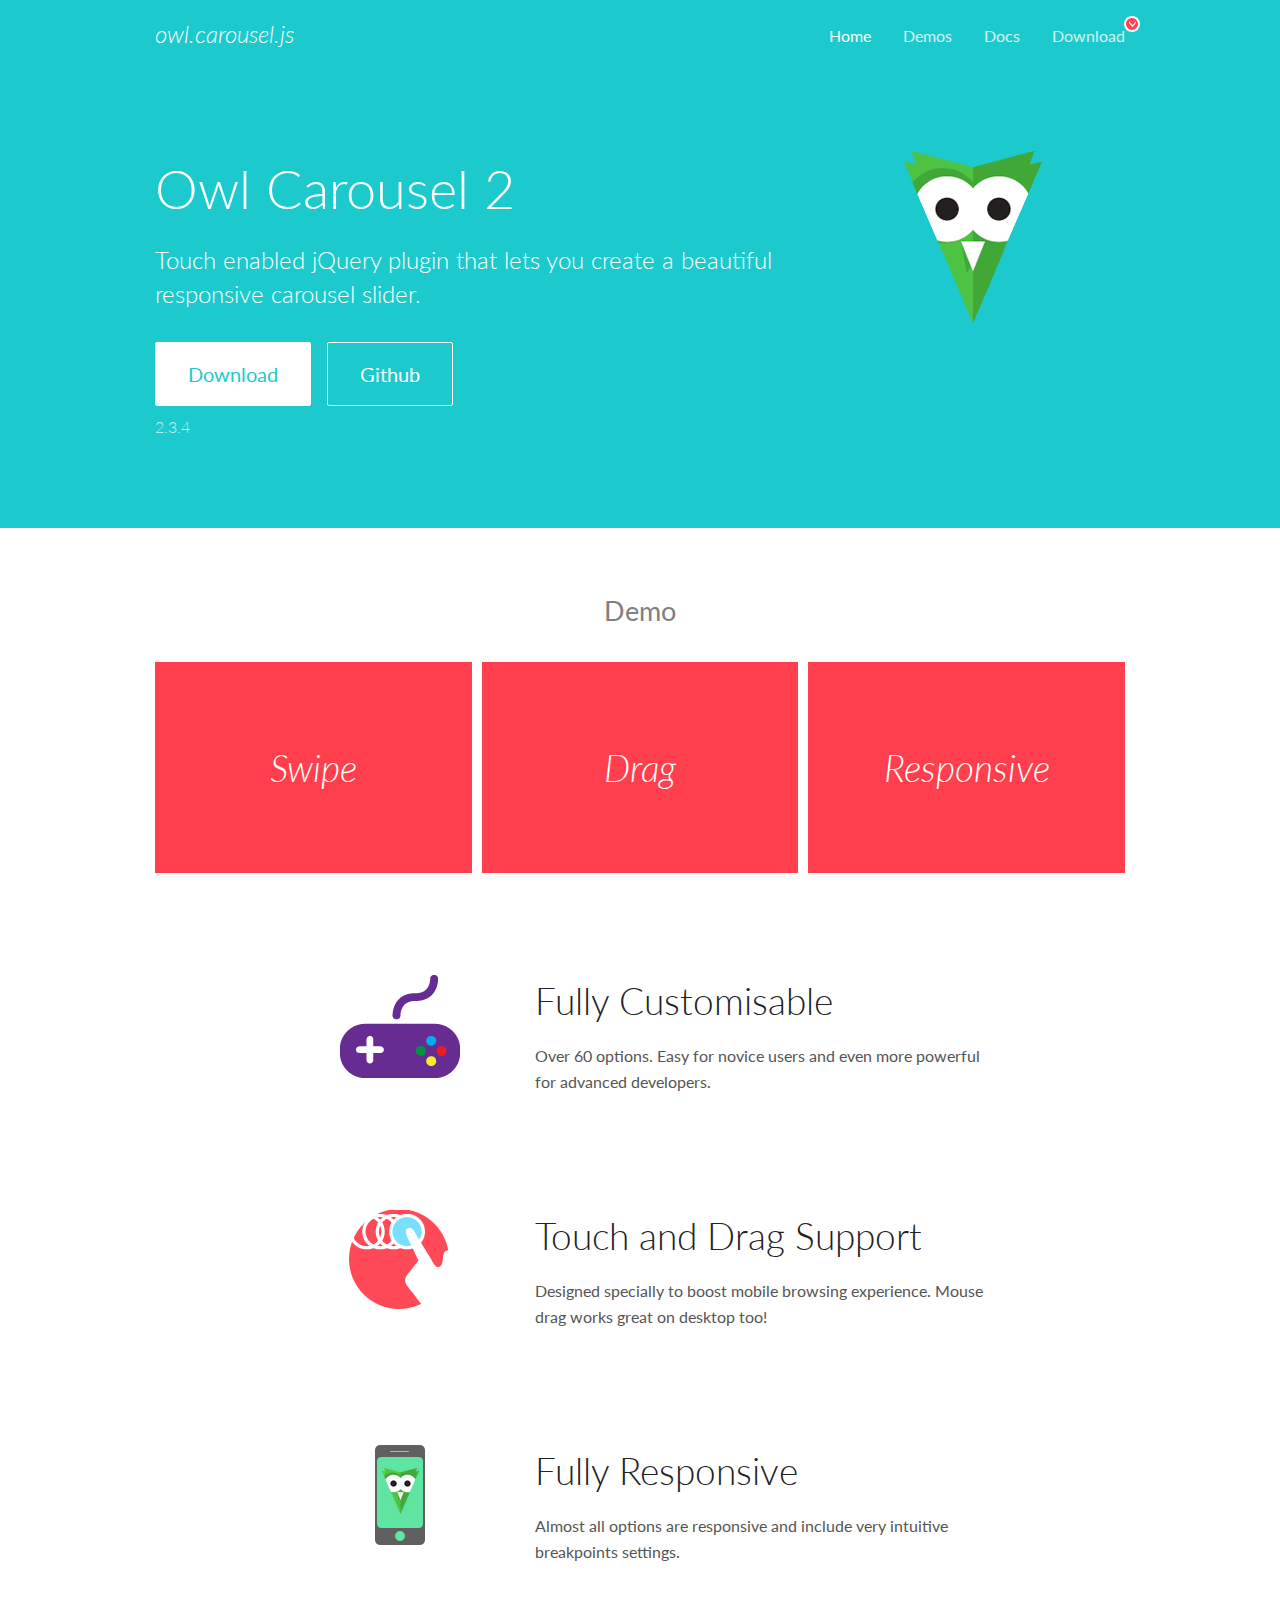
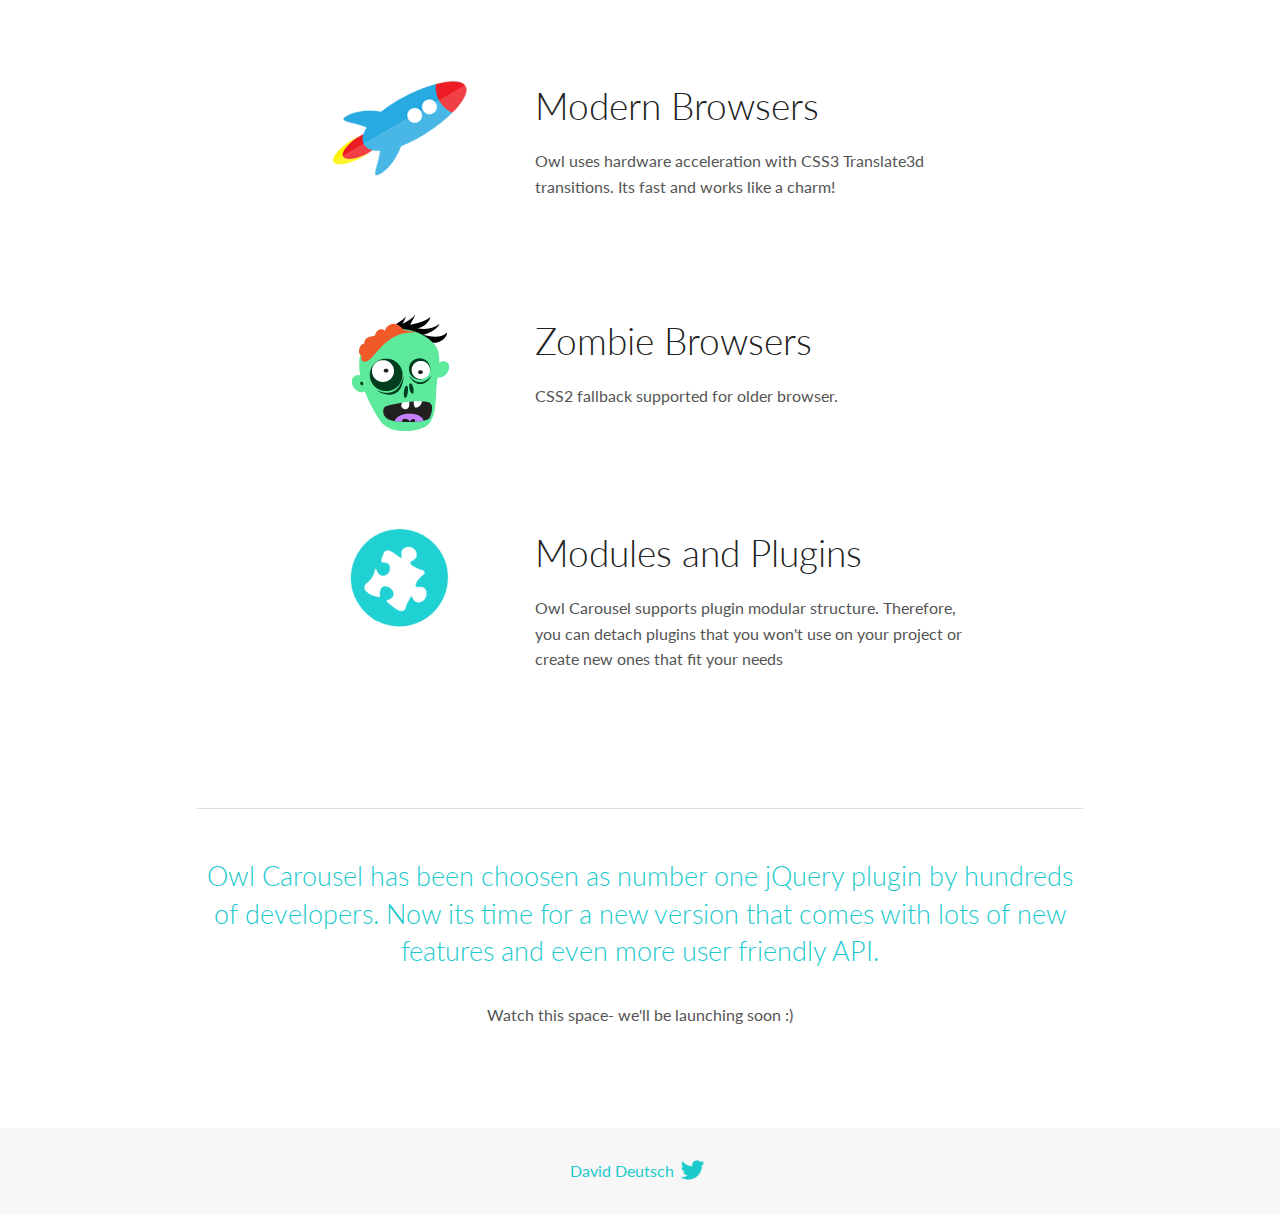
<file: assets/OwlCarousel2-2.3.4/docs/index.html>
<!DOCTYPE html>
<html lang="en">
  <head>

    <!-- head -->
    <meta charset="utf-8">
    <meta name="msapplication-tap-highlight" content="no" />
    <meta name="viewport" content="width=device-width, initial-scale=1.0" />
    <meta name="description" content="Touch enabled jQuery plugin that lets you create beautiful responsive carousel slider.">
    <meta name="author" content="David Deutsch">
    <title>
      Home | Owl Carousel | 2.3.4
    </title>

    <!-- Stylesheets -->
    <link href='https://fonts.googleapis.com/css?family=Lato:300,400,700,400italic,300italic' rel='stylesheet' type='text/css'>
    <link rel="stylesheet" href="assets/css/docs.theme.min.css">

    <!-- Owl Stylesheets -->
    <link rel="stylesheet" href="assets/owlcarousel/assets/owl.carousel.min.css">
    <link rel="stylesheet" href="assets/owlcarousel/assets/owl.theme.default.min.css">

    <!-- HTML5 shim and Respond.js IE8 support of HTML5 elements and media queries -->

    <!--[if lt IE 9]>
      <script src="https://oss.maxcdn.com/libs/html5shiv/3.7.0/html5shiv.js"></script>
      <script src="https://oss.maxcdn.com/libs/respond.js/1.3.0/respond.min.js"></script>
    <![endif]-->

    <!-- Favicons -->
    <link rel="apple-touch-icon-precomposed" sizes="144x144" href="assets/ico/apple-touch-icon-144-precomposed.png">
    <link rel="shortcut icon" href="assets/ico/favicon.png">
    <link rel="shortcut icon" href="favicon.ico">

    <!-- Yeah i know js should not be in header. Its required for demos.-->

    <!-- javascript -->
    <script src="assets/vendors/jquery.min.js"></script>
    <script src="assets/owlcarousel/owl.carousel.js"></script>
  </head>
  <body>

    <!-- header -->
    <header class="header">
      <div class="row">
        <div class="large-12 columns">
          <div class="brand left">
            <h3>
              <a href="/OwlCarousel2/">owl.carousel.js</a> 
            </h3>
          </div>
          <a id="toggle-nav" class="right">
            <span></span> <span></span> <span></span> 
          </a> 
          <div class="nav-bar">
            <ul class="clearfix">
              <li class="active">
                <a href="/OwlCarousel2/index.html">Home</a> 
              </li>
              <li> <a href="/OwlCarousel2/demos/demos.html">Demos</a>  </li>
              <li> <a href="/OwlCarousel2/docs/started-welcome.html">Docs</a>  </li>
              <li>
                <a href="https://github.com/OwlCarousel2/OwlCarousel2/archive/2.3.4.zip">Download</a> 
                <span class="download"></span> 
              </li>
            </ul>
          </div>
        </div>
      </div>
    </header>

    <!-- home panel -->
    <section id="hero">
      <div class="row">
        <div class="large-8 medium-8 columns">
          <h1>Owl Carousel 2</h1>
          <h4>Touch enabled jQuery plugin that lets you create a beautiful responsive carousel slider.</h4>
          <a href="https://github.com/OwlCarousel2/OwlCarousel2/archive/2.3.4.zip" class="hero-button">Download</a> 
          <a href="https://github.com/OwlCarousel2/OwlCarousel2" class="hero-button outline">Github</a> 
          <p>2.3.4</p>
        </div>
        <div class="large-4 medium-4 columns">
          <img class="owl-logo" src="assets/img/owl-logo.png" alt="mr. Owl">
        </div>
      </div>
    </section>

    <!-- body -->
    <div class="home-demo">
      <div class="row">
        <div class="large-12 columns">
          <h3>Demo</h3>
          <div class="owl-carousel">
            <div class="item">
              <h2>Swipe</h2>
            </div>
            <div class="item">
              <h2>Drag</h2>
            </div>
            <div class="item">
              <h2>Responsive</h2>
            </div>
            <div class="item">
              <h2>CSS3</h2>
            </div>
            <div class="item">
              <h2>Fast</h2>
            </div>
            <div class="item">
              <h2>Easy</h2>
            </div>
            <div class="item">
              <h2>Free</h2>
            </div>
            <div class="item">
              <h2>Upgradable</h2>
            </div>
            <div class="item">
              <h2>Tons of options</h2>
            </div>
            <div class="item">
              <h2>Infinity</h2>
            </div>
            <div class="item">
              <h2>Auto Width</h2>
            </div>
          </div>
        </div>
      </div>
    </div>
    <script>
      var owl = $('.owl-carousel');
      owl.owlCarousel({
        margin: 10,
        loop: true,
        responsive: {
          0: {
            items: 1
          },
          600: {
            items: 2
          },
          1000: {
            items: 3
          }
        }
      })
    </script>

    <!-- features -->
    <div id="features">
      <div class="row">
        <div class="small-12 medium-9 small-centered columns">
          <section class="row feature">
            <div class="medium-4 small-12 columns">
              <img src="assets/img/feature-options.png" alt="">
            </div>
            <div class="medium-8 small-12 columns">
              <h2>Fully Customisable</h2>
              <p>Over 60 options. Easy for novice users and even more powerful for advanced developers.</p>
            </div>
          </section>
          <section class="row feature">
            <div class="medium-4 small-12 columns">
              <img src="assets/img/feature-drag.png" alt="">
            </div>
            <div class="medium-8 small-12 columns">
              <h2>Touch and Drag Support</h2>
              <p>Designed specially to boost mobile browsing experience. Mouse drag works great on desktop too!</p>
            </div>
          </section>
          <section class="row feature">
            <div class="medium-4 small-12 columns">
              <img src="assets/img/feature-responsive.png" alt="">
            </div>
            <div class="medium-8 small-12 columns">
              <h2>Fully Responsive</h2>
              <p>Almost all options are responsive and include very intuitive breakpoints settings.</p>
            </div>
          </section>
          <section class="row feature">
            <div class="medium-4 small-12 columns">
              <img src="assets/img/feature-modern.png" alt="">
            </div>
            <div class="medium-8 small-12 columns">
              <h2>Modern Browsers</h2>
              <p>Owl uses hardware acceleration with CSS3 Translate3d transitions. Its fast and works like a charm! </p>
            </div>
          </section>
          <section class="row feature">
            <div class="medium-4 small-12 columns">
              <img src="assets/img/feature-zombie.png" alt="">
            </div>
            <div class="medium-8 small-12 columns">
              <h2>Zombie Browsers</h2>
              <p>CSS2 fallback supported for older browser.</p>
            </div>
          </section>
          <section class="row feature">
            <div class="medium-4 small-12 columns">
              <img src="assets/img/feature-module.png" alt="">
            </div>
            <div class="medium-8 small-12 columns">
              <h2>Modules and Plugins</h2>
              <p>Owl Carousel supports plugin modular structure. Therefore, you can detach plugins that you won&#x27;t use on your project or create new ones that fit your needs</p>
            </div>
          </section>
        </div>
      </div>
    </div>

    <!-- footer -->
    <section id="teaser-text">
      <div class="row">
        <div class="small-12 medium-11 small-centered columns">
          <hr>
          <h3 id="owl-carousel-has-been-choosen-as-number-one-jquery-plugin-by-hundreds-of-developers-now-its-time-for-a-new-version-that-comes-with-lots-of-new-features-and-even-more-user-friendly-api-">Owl Carousel has been choosen as number one jQuery plugin by hundreds of developers. Now its time for a new version that comes with lots of new features and even more user friendly API.</h3>
          <p>Watch this space- we&#39;ll be launching soon :)</p>
        </div>
      </div>
    </section>

    <!-- footer -->
    <footer class="footer">
      <div class="row">
        <div class="large-12 columns">
          <h5>
            <a href="/OwlCarousel2/docs/support-contact.html">David Deutsch</a> 
            <a id="custom-tweet-button" href="https://twitter.com/share?url=https://github.com/OwlCarousel2/OwlCarousel2&text=Owl Carousel - This is so awesome! " target="_blank"></a> 
          </h5>
        </div>
      </div>
    </footer>

    <!-- vendors -->
    <script src="assets/vendors/highlight.js"></script>
    <script src="assets/js/app.js"></script>
  </body>
</html>
</file>
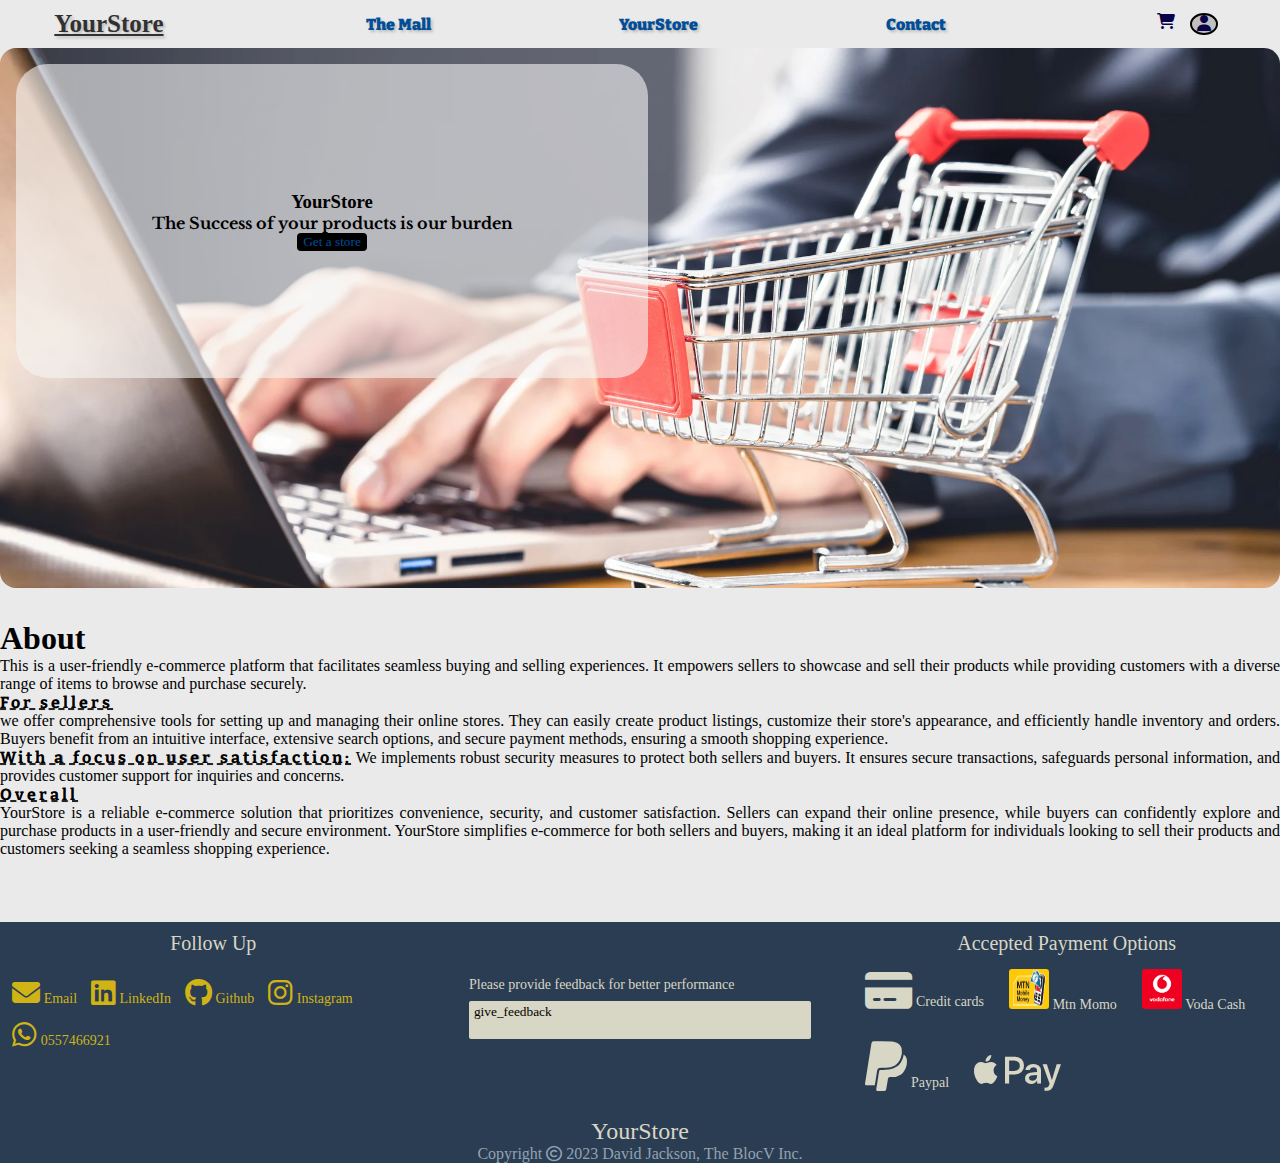
<file: pages/about.html>
<!DOCTYPE html>
<html lang="en">
<head>
    <meta charset="UTF-8">
    <meta http-equiv="X-UA-Compatible" content="IE=edge">
    <meta name="viewport" content="width=device-width, initial-scale=1.0">
    <link href="https://cdn.jsdelivr.net/npm/bootstrap@5.0.2/dist/css/bootstrap.min.css" rel="stylesheet" integrity="sha384-EVSTQN3/azprG1Anm3QDgpJLIm9Nao0Yz1ztcQTwFspd3yD65VohhpuuCOmLASjC" crossorigin="anonymous">
    <link rel="stylesheet" href="../assets/fontawesome-free-6.3.0-web/fontawesome-free-6.3.0-web/css/all.min.css">
    <link rel="stylesheet" href="../store.css">
    <title>About</title>
</head>
<body>
    <div class="abt-container container">
        <header class="container head">
            <div class="main-logo">
                <a href="">YourStore</a>
            </div>
            <div class="nav">
                <a href="../index.html">The Mall</a>
                <a href="./store.html">YourStore</a>
                <a href="./contact.html">Contact</a>
        </div>
        <div class="other-nav">
            <div>
                <i class="fa-sharp fa-solid fa-cart-shopping fa-shake " style="--fa-animation-delay:30s; --fa-animation-duration: 10s; color: #0b0349;"></i>
            </div>
            <div>
                <i class="fa-solid fa-user" style="color: #0b0349;"></i>
            </div>
        </div>
     </header>
     <div class="nav-space"></div>
    
        <!-- big picture side -->
        <div class="bg-p">
          <div class="bg">
            <h3>YourStore</h3>
            <p>The Success of your  products is our burden </p>
            <button>Get a store</button>
          </div>
        </div>
        <div class="space"></div>
        <!-- about section -->
        <div class="about">
            <div class="abt-mes">
                <h1>About</h1>
                <p>This is a user-friendly e-commerce platform that facilitates seamless buying and selling experiences. 
                    It empowers sellers to showcase and sell their products while providing customers with a diverse range of items to browse and purchase securely.<br>
                    <strong>For sellers</strong><br>we offer comprehensive tools for setting up and managing their online stores.
                    They can easily create product listings, customize their store's appearance, and efficiently handle inventory and orders. Buyers benefit from an intuitive interface, extensive search options, and 
                    secure payment methods, ensuring a smooth shopping experience. <br>
                <strong>With a focus on user satisfaction:</strong> We implements robust security measures to protect both sellers and buyers. It ensures secure transactions, safeguards personal information, and provides customer support for inquiries and concerns.<br>
                <strong>Overall</strong><br> YourStore is a reliable e-commerce solution that prioritizes convenience, security, and customer satisfaction. Sellers can expand their online presence, while buyers can confidently explore and purchase products in a user-friendly and secure environment.
                 YourStore simplifies e-commerce for both sellers and buyers, making it an ideal platform for individuals looking to sell their products and customers seeking a seamless shopping experience.
                </p>
                </div>
        </div>
        <div class="space"></div>
        <div class="space"></div>

        <footer class="m-footer">
            <div class="main-footer">
                <div class="about-m">
                    <span>Follow Up</span>
                    <div class="">
                        <a href="#"><i class="fa-solid fa-envelope fa-2x"></i> Email</a>
                        <a href="#"><i class="fa-brands fa-linkedin fa-2x"></i> LinkedIn</a>
                        <a href="#"><i class="fa-brands fa-github fa-2x"></i> Github</a>
                        <a href="#"><i class="fa-brands fa-instagram fa-2x"></i> Instagram</a>
                        <a href="#"><i class="fa-brands fa-whatsapp fa-2x"></i> 0557466921</a>
                    </div>
                </div>
                <div class="sendMessage">
                    <div class="first-m">
                        <label for="feedack">Please provide feedback for better performance</label>
                        <textarea name="feedback" cols="6" rows="2" placeholder="give_feedback"></textarea>
                        <div class="feed">
                            <a href="#" class="feed-btn">send</a>
                        </div>
                    </div>
                </div>
                <div class="payment-ops">
                    <h3>Accepted Payment Options</h3>
                    <div class="">
                        <span><i class="fa-solid fa-credit-card fa-3x"></i> Credit cards</span>
                        <span><img src="../assets/mtn.png" alt=""> Mtn Momo</span>
                        <span><img src="../assets/voda.png" alt=""> Voda Cash</span>
                        <span><i class="fa-brands fa-paypal fa-4x" ></i> Paypal</span>
                        <span><i class="fa-brands fa-apple-pay fa-5x"></i></span>
                    </div>
                </div>
            </div>
            <div class="copyright">
                <span>YourStore</span>
                <span>Copyright <i class="fa-regular fa-copyright"></i> 2023 David Jackson, The BlocV Inc.</span>
            </div>
        </footer>
    </div>
</body>
</html>
</file>
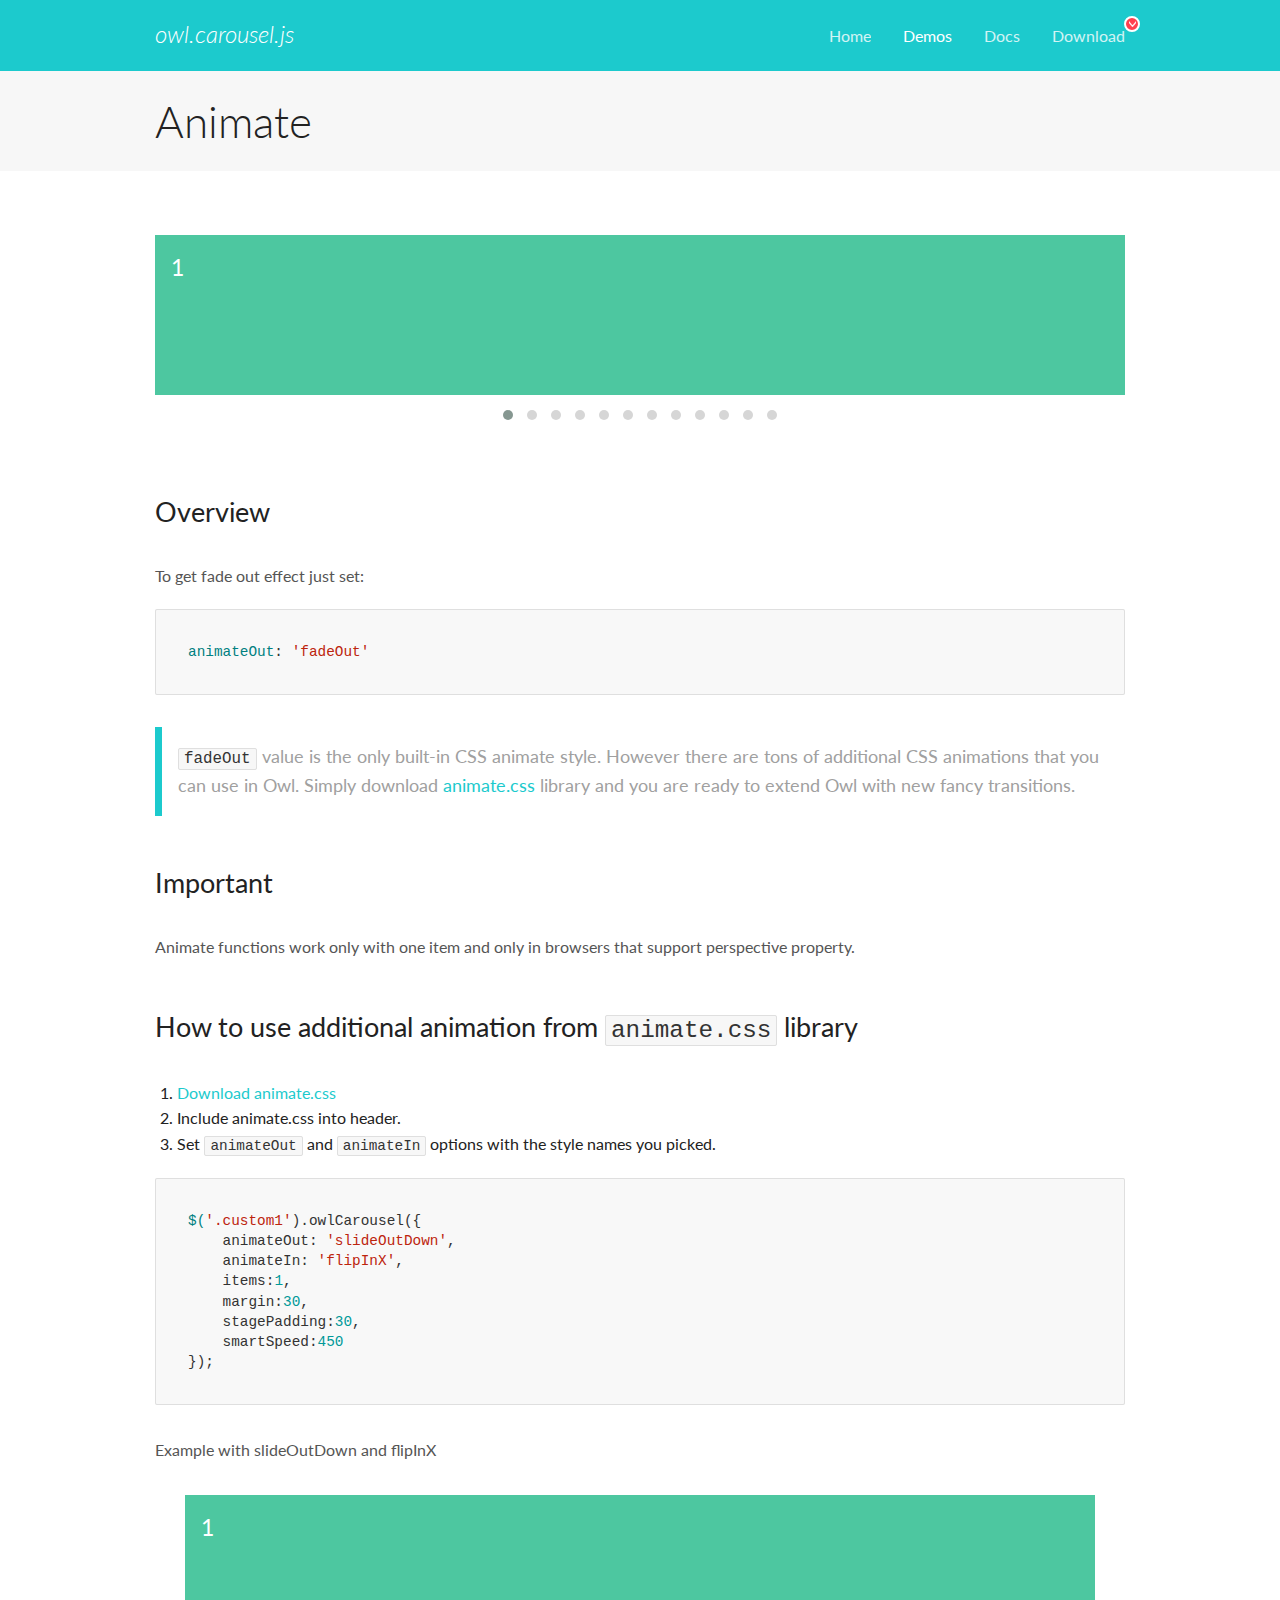
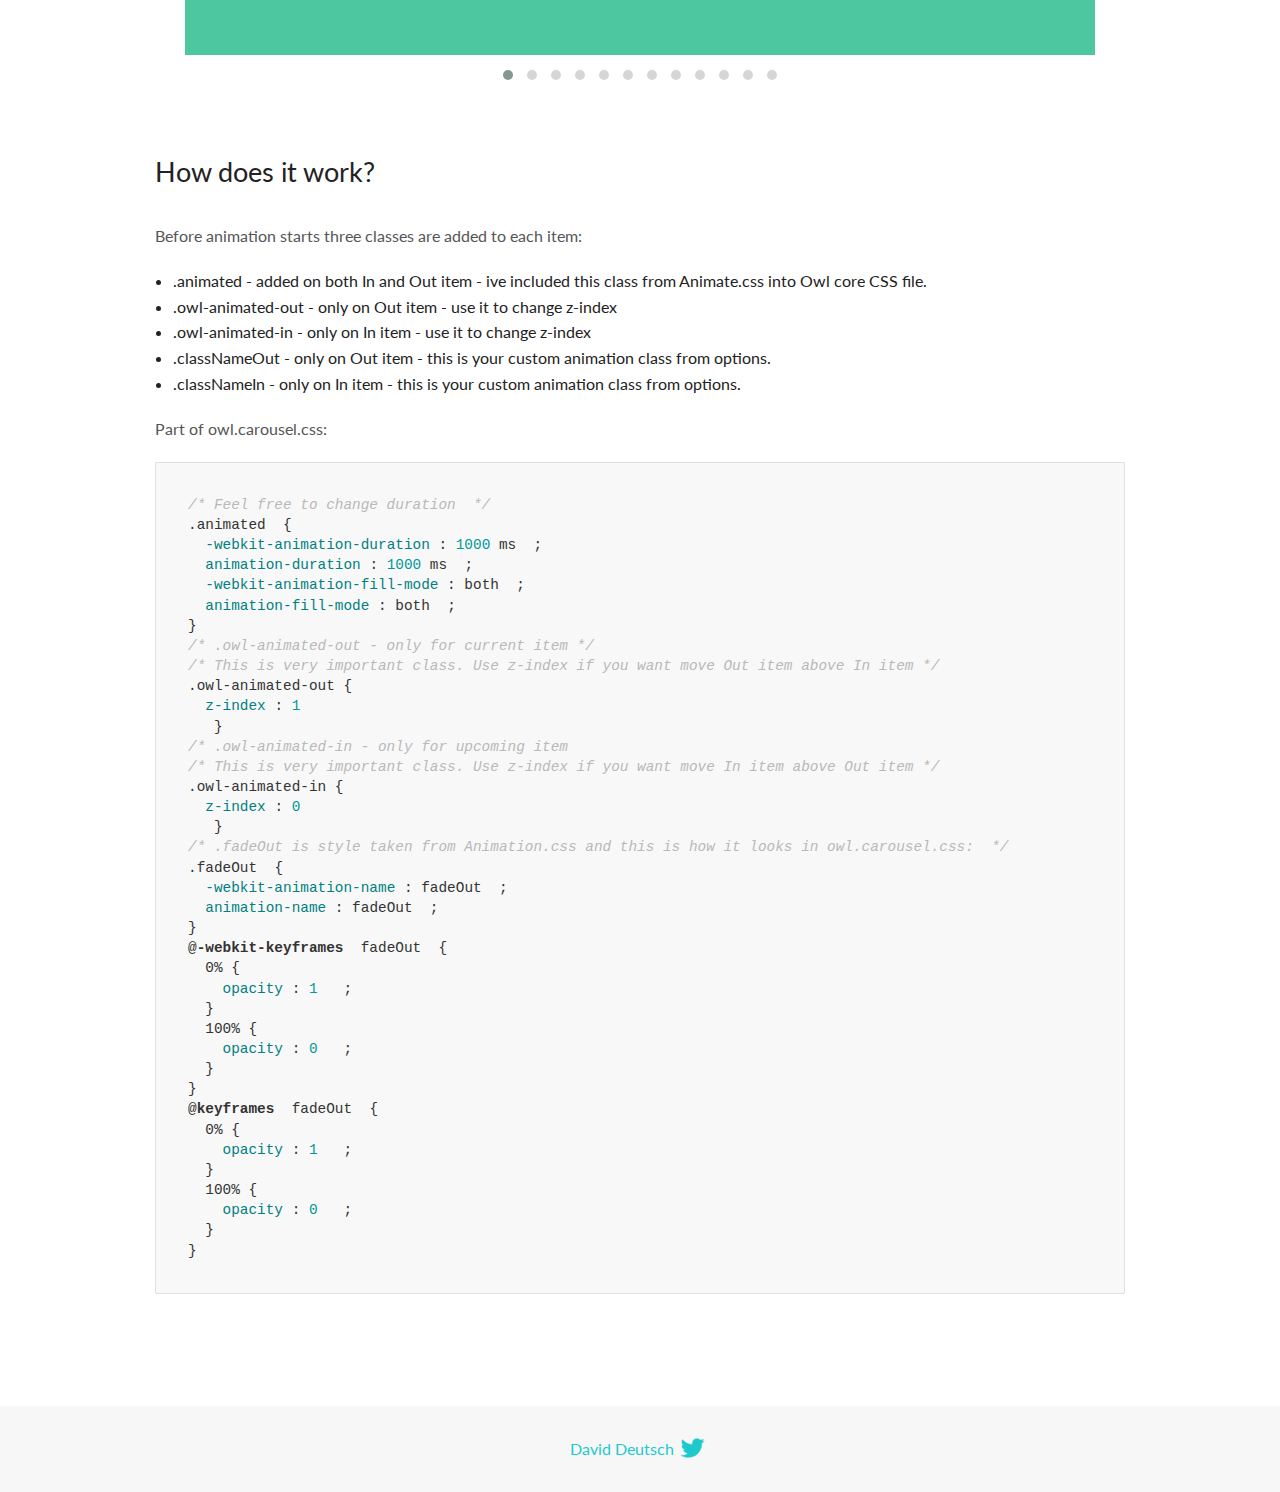
<file: assets/OwlCarousel2-2.3.4/docs/demos/animate.html>
<!DOCTYPE html>
<html lang="en">
  <head>

    <!-- head -->
    <meta charset="utf-8">
    <meta name="msapplication-tap-highlight" content="no" />
    <meta name="viewport" content="width=device-width, initial-scale=1.0" />
    <meta name="description" content="Animate carousel">
    <meta name="author" content="David Deutsch">
    <title>
      Animate Demo | Owl Carousel | 2.3.4
    </title>

    <!-- Stylesheets -->
    <link href='https://fonts.googleapis.com/css?family=Lato:300,400,700,400italic,300italic' rel='stylesheet' type='text/css'>
    <link rel="stylesheet" href="../assets/css/docs.theme.min.css">

    <!-- Owl Stylesheets -->
    <link rel="stylesheet" href="../assets/owlcarousel/assets/owl.carousel.min.css">
    <link rel="stylesheet" href="../assets/owlcarousel/assets/owl.theme.default.min.css">

    <!-- HTML5 shim and Respond.js IE8 support of HTML5 elements and media queries -->

    <!--[if lt IE 9]>
      <script src="https://oss.maxcdn.com/libs/html5shiv/3.7.0/html5shiv.js"></script>
      <script src="https://oss.maxcdn.com/libs/respond.js/1.3.0/respond.min.js"></script>
    <![endif]-->

    <!-- Favicons -->
    <link rel="apple-touch-icon-precomposed" sizes="144x144" href="../assets/ico/apple-touch-icon-144-precomposed.png">
    <link rel="shortcut icon" href="../assets/ico/favicon.png">
    <link rel="shortcut icon" href="favicon.ico">

    <!-- Yeah i know js should not be in header. Its required for demos.-->

    <!-- javascript -->
    <script src="../assets/vendors/jquery.min.js"></script>
    <script src="../assets/owlcarousel/owl.carousel.js"></script>
  </head>
  <body>

    <!-- header -->
    <header class="header">
      <div class="row">
        <div class="large-12 columns">
          <div class="brand left">
            <h3>
              <a href="/OwlCarousel2/">owl.carousel.js</a> 
            </h3>
          </div>
          <a id="toggle-nav" class="right">
            <span></span> <span></span> <span></span> 
          </a> 
          <div class="nav-bar">
            <ul class="clearfix">
              <li> <a href="/OwlCarousel2/index.html">Home</a>  </li>
              <li class="active">
                <a href="/OwlCarousel2/demos/demos.html">Demos</a> 
              </li>
              <li> <a href="/OwlCarousel2/docs/started-welcome.html">Docs</a>  </li>
              <li>
                <a href="https://github.com/OwlCarousel2/OwlCarousel2/archive/2.3.4.zip">Download</a> 
                <span class="download"></span> 
              </li>
            </ul>
          </div>
        </div>
      </div>
    </header>

    <!-- title -->
    <section class="title">
      <div class="row">
        <div class="large-12 columns">
          <h1>Animate</h1>
        </div>
      </div>
    </section>

    <!--  Demos -->
    <section id="demos">
      <div class="row">
        <div class="large-12 columns">
          <div class="fadeOut owl-carousel owl-theme">
            <div class="item">
              <h4>1</h4>
            </div>
            <div class="item">
              <h4>2</h4>
            </div>
            <div class="item">
              <h4>3</h4>
            </div>
            <div class="item">
              <h4>4</h4>
            </div>
            <div class="item">
              <h4>5</h4>
            </div>
            <div class="item">
              <h4>6</h4>
            </div>
            <div class="item">
              <h4>7</h4>
            </div>
            <div class="item">
              <h4>8</h4>
            </div>
            <div class="item">
              <h4>9</h4>
            </div>
            <div class="item">
              <h4>10</h4>
            </div>
            <div class="item">
              <h4>11</h4>
            </div>
            <div class="item">
              <h4>12</h4>
            </div>
          </div>
          <h3 id="overview">Overview</h3>
          <p>To get fade out effect just set:</p>
          <pre><code>animateOut: &#39;fadeOut&#39;</code></pre>
          <blockquote>
            <p><code>fadeOut</code> value is the only built-in CSS animate style. However there are tons of additional CSS animations that you can use in Owl. Simply download
              <a href="https://daneden.github.io/animate.css/">animate.css</a>  library and you are ready to extend Owl with new fancy transitions.</p>
          </blockquote>
          <h3 id="important">Important</h3>
          <p>Animate functions work only with one item and only in browsers that support perspective property.</p>
          <h3 id="how-to-use-additional-animation-from-animate-css-library">How to use additional animation from <code>animate.css</code> library</h3>
          <ol>
            <li> <a href="https://daneden.github.io/animate.css/">Download animate.css</a>  </li>
            <li>Include animate.css into header.</li>
            <li>Set <code>animateOut</code> and <code>animateIn</code> options with the style names you picked.</li>
          </ol>
          <pre><code>$(&#39;.custom1&#39;).owlCarousel({
    animateOut: &#39;slideOutDown&#39;,
    animateIn: &#39;flipInX&#39;,
    items:1,
    margin:30,
    stagePadding:30,
    smartSpeed:450
});</code></pre>
          <p>Example with slideOutDown and flipInX</p>
          <div class="custom1 owl-carousel owl-theme">
            <div class="item">
              <h4>1</h4>
            </div>
            <div class="item">
              <h4>2</h4>
            </div>
            <div class="item">
              <h4>3</h4>
            </div>
            <div class="item">
              <h4>4</h4>
            </div>
            <div class="item">
              <h4>5</h4>
            </div>
            <div class="item">
              <h4>6</h4>
            </div>
            <div class="item">
              <h4>7</h4>
            </div>
            <div class="item">
              <h4>8</h4>
            </div>
            <div class="item">
              <h4>9</h4>
            </div>
            <div class="item">
              <h4>10</h4>
            </div>
            <div class="item">
              <h4>11</h4>
            </div>
            <div class="item">
              <h4>12</h4>
            </div>
          </div>
          <h3 id="how-does-it-work-">How does it work?</h3>
          <p>Before animation starts three classes are added to each item:</p>
          <ul>
            <li>.animated - added on both In and Out item - ive included this class from Animate.css into Owl core CSS file.</li>
            <li>.owl-animated-out - only on Out item - use it to change z-index</li>
            <li>.owl-animated-in - only on In item - use it to change z-index</li>
            <li>.classNameOut - only on Out item - this is your custom animation class from options.</li>
            <li>.classNameIn - only on In item - this is your custom animation class from options.</li>
          </ul>
          <p>Part of owl.carousel.css:</p>
          <pre><code class="language-css"><span class="comment">/* Feel free to change duration  */</span> 
<span class="class">.animated</span>  <span class="rules">{
  <span class="rule"><span class="attribute">-webkit-animation-duration</span> :<span class="value"> <span class="number">1000</span> ms</span> </span> ;
  <span class="rule"><span class="attribute">animation-duration</span> :<span class="value"> <span class="number">1000</span> ms</span> </span> ;
  <span class="rule"><span class="attribute">-webkit-animation-fill-mode</span> :<span class="value"> both</span> </span> ;
  <span class="rule"><span class="attribute">animation-fill-mode</span> :<span class="value"> both</span> </span> ;
<span class="rule">}</span> </span> 
<span class="comment">/* .owl-animated-out - only for current item */</span> 
<span class="comment">/* This is very important class. Use z-index if you want move Out item above In item */</span> 
<span class="class">.owl-animated-out</span> <span class="rules">{
  <span class="rule"><span class="attribute">z-index</span> :<span class="value"> <span class="number">1</span> 
</span> </span> </span> }
<span class="comment">/* .owl-animated-in - only for upcoming item
/* This is very important class. Use z-index if you want move In item above Out item */</span> 
<span class="class">.owl-animated-in</span> <span class="rules">{
  <span class="rule"><span class="attribute">z-index</span> :<span class="value"> <span class="number">0</span> 
</span> </span> </span> }
<span class="comment">/* .fadeOut is style taken from Animation.css and this is how it looks in owl.carousel.css:  */</span> 
<span class="class">.fadeOut</span>  <span class="rules">{
  <span class="rule"><span class="attribute">-webkit-animation-name</span> :<span class="value"> fadeOut</span> </span> ;
  <span class="rule"><span class="attribute">animation-name</span> :<span class="value"> fadeOut</span> </span> ;
<span class="rule">}</span> </span> 
<span class="at_rule">@<span class="keyword">-webkit-keyframes</span>  fadeOut </span> {
  0% <span class="rules">{
    <span class="rule"><span class="attribute">opacity</span> :<span class="value"> <span class="number">1</span> </span> </span> ;
  <span class="rule">}</span> </span> 
  100% <span class="rules">{
    <span class="rule"><span class="attribute">opacity</span> :<span class="value"> <span class="number">0</span> </span> </span> ;
  <span class="rule">}</span> </span> 
}
<span class="at_rule">@<span class="keyword">keyframes</span>  fadeOut </span> {
  0% <span class="rules">{
    <span class="rule"><span class="attribute">opacity</span> :<span class="value"> <span class="number">1</span> </span> </span> ;
  <span class="rule">}</span> </span> 
  100% <span class="rules">{
    <span class="rule"><span class="attribute">opacity</span> :<span class="value"> <span class="number">0</span> </span> </span> ;
  <span class="rule">}</span> </span> 
}</code></pre>
          <link rel="stylesheet" href="../assets/css/animate.css">
          <script>
            jQuery(document).ready(function($) {
              $('.fadeOut').owlCarousel({
                items: 1,
                animateOut: 'fadeOut',
                loop: true,
                margin: 10,
              });
              $('.custom1').owlCarousel({
                animateOut: 'slideOutDown',
                animateIn: 'flipInX',
                items: 1,
                margin: 30,
                stagePadding: 30,
                smartSpeed: 450
              });
            });
          </script>
        </div>
      </div>
    </section>

    <!-- footer -->
    <footer class="footer">
      <div class="row">
        <div class="large-12 columns">
          <h5>
            <a href="/OwlCarousel2/docs/support-contact.html">David Deutsch</a> 
            <a id="custom-tweet-button" href="https://twitter.com/share?url=https://github.com/OwlCarousel2/OwlCarousel2&text=Owl Carousel - This is so awesome! " target="_blank"></a> 
          </h5>
        </div>
      </div>
    </footer>

    <!-- vendors -->
    <script src="../assets/vendors/highlight.js"></script>
    <script src="../assets/js/app.js"></script>
  </body>
</html>
</file>
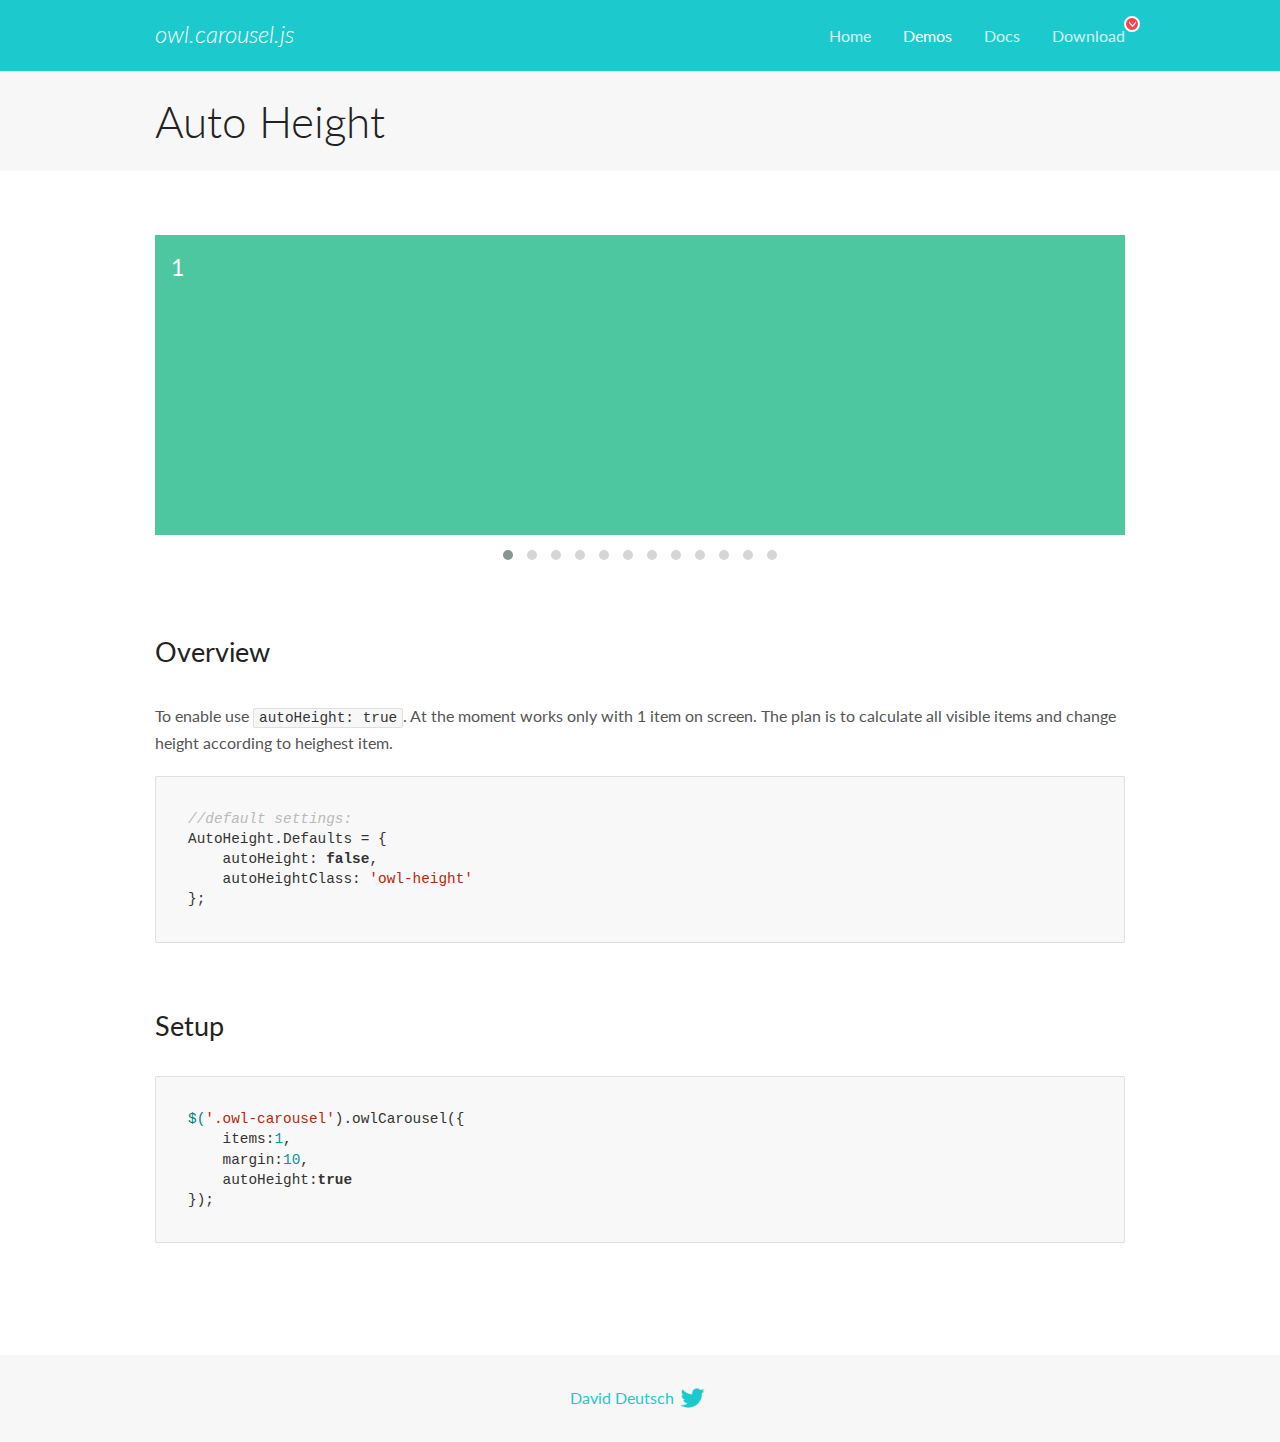
<file: assets/OwlCarousel2-2.3.4/docs/demos/autoheight.html>
<!DOCTYPE html>
<html lang="en">
  <head>

    <!-- head -->
    <meta charset="utf-8">
    <meta name="msapplication-tap-highlight" content="no" />
    <meta name="viewport" content="width=device-width, initial-scale=1.0" />
    <meta name="description" content="autoHeight usage demo">
    <meta name="author" content="David Deutsch">
    <title>
      Auto Height Demo | Owl Carousel | 2.3.4
    </title>

    <!-- Stylesheets -->
    <link href='https://fonts.googleapis.com/css?family=Lato:300,400,700,400italic,300italic' rel='stylesheet' type='text/css'>
    <link rel="stylesheet" href="../assets/css/docs.theme.min.css">

    <!-- Owl Stylesheets -->
    <link rel="stylesheet" href="../assets/owlcarousel/assets/owl.carousel.min.css">
    <link rel="stylesheet" href="../assets/owlcarousel/assets/owl.theme.default.min.css">

    <!-- HTML5 shim and Respond.js IE8 support of HTML5 elements and media queries -->

    <!--[if lt IE 9]>
      <script src="https://oss.maxcdn.com/libs/html5shiv/3.7.0/html5shiv.js"></script>
      <script src="https://oss.maxcdn.com/libs/respond.js/1.3.0/respond.min.js"></script>
    <![endif]-->

    <!-- Favicons -->
    <link rel="apple-touch-icon-precomposed" sizes="144x144" href="../assets/ico/apple-touch-icon-144-precomposed.png">
    <link rel="shortcut icon" href="../assets/ico/favicon.png">
    <link rel="shortcut icon" href="favicon.ico">

    <!-- Yeah i know js should not be in header. Its required for demos.-->

    <!-- javascript -->
    <script src="../assets/vendors/jquery.min.js"></script>
    <script src="../assets/owlcarousel/owl.carousel.js"></script>
  </head>
  <body>

    <!-- header -->
    <header class="header">
      <div class="row">
        <div class="large-12 columns">
          <div class="brand left">
            <h3>
              <a href="/OwlCarousel2/">owl.carousel.js</a> 
            </h3>
          </div>
          <a id="toggle-nav" class="right">
            <span></span> <span></span> <span></span> 
          </a> 
          <div class="nav-bar">
            <ul class="clearfix">
              <li> <a href="/OwlCarousel2/index.html">Home</a>  </li>
              <li class="active">
                <a href="/OwlCarousel2/demos/demos.html">Demos</a> 
              </li>
              <li> <a href="/OwlCarousel2/docs/started-welcome.html">Docs</a>  </li>
              <li>
                <a href="https://github.com/OwlCarousel2/OwlCarousel2/archive/2.3.4.zip">Download</a> 
                <span class="download"></span> 
              </li>
            </ul>
          </div>
        </div>
      </div>
    </header>

    <!-- title -->
    <section class="title">
      <div class="row">
        <div class="large-12 columns">
          <h1>Auto Height</h1>
        </div>
      </div>
    </section>

    <!--  Demos -->
    <section id="demos">
      <div class="row">
        <div class="large-12 columns">
          <div class="owl-carousel owl-theme">
            <div class="item" style="height:300px">
              <h4>1</h4>
            </div>
            <div class="item" style="height:100px">
              <h4>2</h4>
            </div>
            <div class="item" style="height:500px">
              <h4>3</h4>
            </div>
            <div class="item" style="height:250px">
              <h4>4</h4>
            </div>
            <div class="item" style="height:400px">
              <h4>5</h4>
            </div>
            <div class="item" style="height:500px">
              <h4>6</h4>
            </div>
            <div class="item" style="height:600px">
              <h4>7</h4>
            </div>
            <div class="item" style="height:400px">
              <h4>8</h4>
            </div>
            <div class="item" style="height:300px">
              <h4>9</h4>
            </div>
            <div class="item" style="height:350px">
              <h4>10</h4>
            </div>
            <div class="item" style="height:200px">
              <h4>11</h4>
            </div>
            <div class="item" style="height:150px">
              <h4>12</h4>
            </div>
          </div>
          <h3 id="overview">Overview</h3>
          <p>To enable use <code>autoHeight: true</code>. At the moment works only with 1 item on screen. The plan is to calculate all visible items and change height according to heighest item.</p>
          <pre><code>//default settings:
AutoHeight.Defaults = {
    autoHeight: false,
    autoHeightClass: &#39;owl-height&#39;
};</code></pre>
          <h3 id="setup">Setup</h3>
          <pre><code>$(&#39;.owl-carousel&#39;).owlCarousel({
    items:1,
    margin:10,
    autoHeight:true
});</code></pre>
          <script>
            $(document).ready(function() {
              $('.owl-carousel').owlCarousel({
                items: 1,
                margin: 10,
                autoHeight: true
              });
            })
          </script>
        </div>
      </div>
    </section>

    <!-- footer -->
    <footer class="footer">
      <div class="row">
        <div class="large-12 columns">
          <h5>
            <a href="/OwlCarousel2/docs/support-contact.html">David Deutsch</a> 
            <a id="custom-tweet-button" href="https://twitter.com/share?url=https://github.com/OwlCarousel2/OwlCarousel2&text=Owl Carousel - This is so awesome! " target="_blank"></a> 
          </h5>
        </div>
      </div>
    </footer>

    <!-- vendors -->
    <script src="../assets/vendors/highlight.js"></script>
    <script src="../assets/js/app.js"></script>
  </body>
</html>
</file>
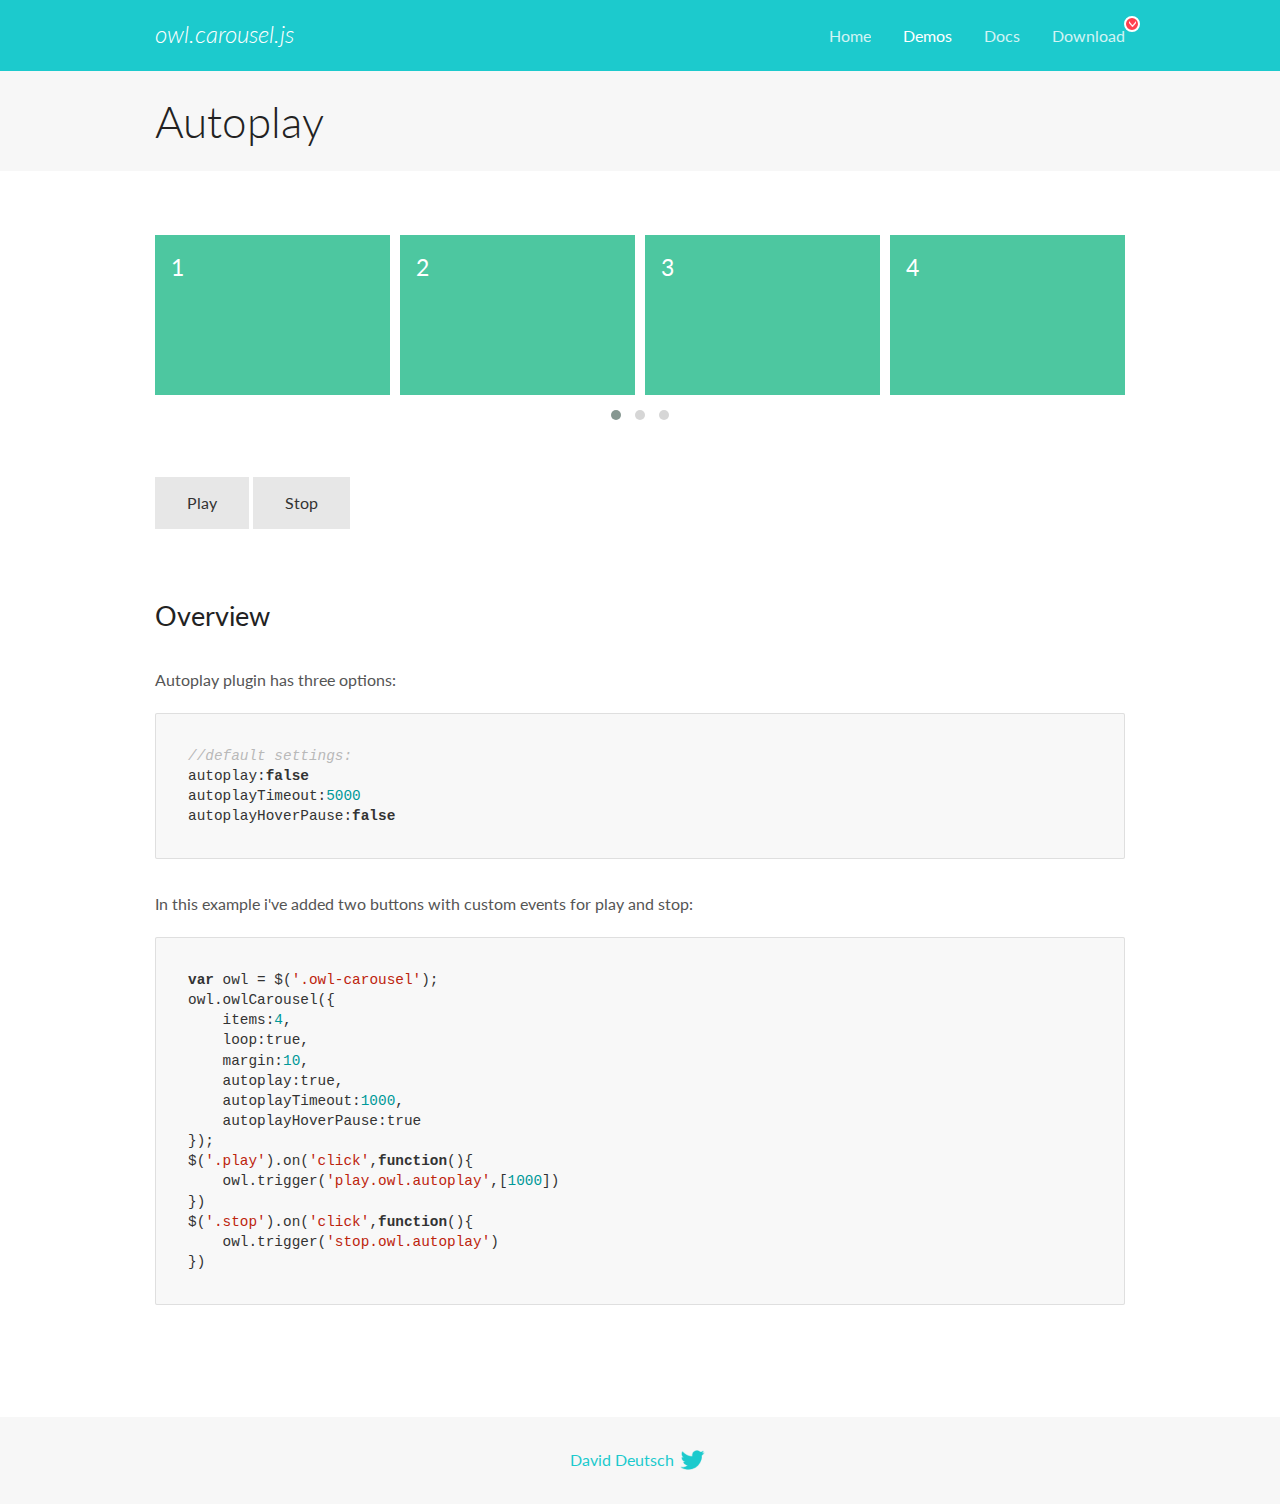
<file: assets/OwlCarousel2-2.3.4/docs/demos/autoplay.html>
<!DOCTYPE html>
<html lang="en">
  <head>

    <!-- head -->
    <meta charset="utf-8">
    <meta name="msapplication-tap-highlight" content="no" />
    <meta name="viewport" content="width=device-width, initial-scale=1.0" />
    <meta name="description" content="Autoplay usage demo">
    <meta name="author" content="David Deutsch">
    <title>
      Autoplay Demo | Owl Carousel | 2.3.4
    </title>

    <!-- Stylesheets -->
    <link href='https://fonts.googleapis.com/css?family=Lato:300,400,700,400italic,300italic' rel='stylesheet' type='text/css'>
    <link rel="stylesheet" href="../assets/css/docs.theme.min.css">

    <!-- Owl Stylesheets -->
    <link rel="stylesheet" href="../assets/owlcarousel/assets/owl.carousel.min.css">
    <link rel="stylesheet" href="../assets/owlcarousel/assets/owl.theme.default.min.css">

    <!-- HTML5 shim and Respond.js IE8 support of HTML5 elements and media queries -->

    <!--[if lt IE 9]>
      <script src="https://oss.maxcdn.com/libs/html5shiv/3.7.0/html5shiv.js"></script>
      <script src="https://oss.maxcdn.com/libs/respond.js/1.3.0/respond.min.js"></script>
    <![endif]-->

    <!-- Favicons -->
    <link rel="apple-touch-icon-precomposed" sizes="144x144" href="../assets/ico/apple-touch-icon-144-precomposed.png">
    <link rel="shortcut icon" href="../assets/ico/favicon.png">
    <link rel="shortcut icon" href="favicon.ico">

    <!-- Yeah i know js should not be in header. Its required for demos.-->

    <!-- javascript -->
    <script src="../assets/vendors/jquery.min.js"></script>
    <script src="../assets/owlcarousel/owl.carousel.js"></script>
  </head>
  <body>

    <!-- header -->
    <header class="header">
      <div class="row">
        <div class="large-12 columns">
          <div class="brand left">
            <h3>
              <a href="/OwlCarousel2/">owl.carousel.js</a> 
            </h3>
          </div>
          <a id="toggle-nav" class="right">
            <span></span> <span></span> <span></span> 
          </a> 
          <div class="nav-bar">
            <ul class="clearfix">
              <li> <a href="/OwlCarousel2/index.html">Home</a>  </li>
              <li class="active">
                <a href="/OwlCarousel2/demos/demos.html">Demos</a> 
              </li>
              <li> <a href="/OwlCarousel2/docs/started-welcome.html">Docs</a>  </li>
              <li>
                <a href="https://github.com/OwlCarousel2/OwlCarousel2/archive/2.3.4.zip">Download</a> 
                <span class="download"></span> 
              </li>
            </ul>
          </div>
        </div>
      </div>
    </header>

    <!-- title -->
    <section class="title">
      <div class="row">
        <div class="large-12 columns">
          <h1>Autoplay</h1>
        </div>
      </div>
    </section>

    <!--  Demos -->
    <section id="demos">
      <div class="row">
        <div class="large-12 columns">
          <div class="owl-carousel owl-theme">
            <div class="item">
              <h4>1</h4>
            </div>
            <div class="item">
              <h4>2</h4>
            </div>
            <div class="item">
              <h4>3</h4>
            </div>
            <div class="item">
              <h4>4</h4>
            </div>
            <div class="item">
              <h4>5</h4>
            </div>
            <div class="item">
              <h4>6</h4>
            </div>
            <div class="item">
              <h4>7</h4>
            </div>
            <div class="item">
              <h4>8</h4>
            </div>
            <div class="item">
              <h4>9</h4>
            </div>
            <div class="item">
              <h4>10</h4>
            </div>
            <div class="item">
              <h4>11</h4>
            </div>
            <div class="item">
              <h4>12</h4>
            </div>
          </div>
          <a class="button secondary play">Play</a> 
          <a class="button secondary stop">Stop</a> 
          <h3 id="overview">Overview</h3>
          <p>Autoplay plugin has three options:</p>
          <pre><code>//default settings:
autoplay:false
autoplayTimeout:5000
autoplayHoverPause:false</code></pre>
          <p>In this example i&#39;ve added two buttons with custom events for play and stop:</p>
          <pre><code>var owl = $(&#39;.owl-carousel&#39;);
owl.owlCarousel({
    items:4,
    loop:true,
    margin:10,
    autoplay:true,
    autoplayTimeout:1000,
    autoplayHoverPause:true
});
$(&#39;.play&#39;).on(&#39;click&#39;,function(){
    owl.trigger(&#39;play.owl.autoplay&#39;,[1000])
})
$(&#39;.stop&#39;).on(&#39;click&#39;,function(){
    owl.trigger(&#39;stop.owl.autoplay&#39;)
})</code></pre>
          <script>
            $(document).ready(function() {
              var owl = $('.owl-carousel');
              owl.owlCarousel({
                items: 4,
                loop: true,
                margin: 10,
                autoplay: true,
                autoplayTimeout: 1000,
                autoplayHoverPause: true
              });
              $('.play').on('click', function() {
                owl.trigger('play.owl.autoplay', [1000])
              })
              $('.stop').on('click', function() {
                owl.trigger('stop.owl.autoplay')
              })
            })
          </script>
        </div>
      </div>
    </section>

    <!-- footer -->
    <footer class="footer">
      <div class="row">
        <div class="large-12 columns">
          <h5>
            <a href="/OwlCarousel2/docs/support-contact.html">David Deutsch</a> 
            <a id="custom-tweet-button" href="https://twitter.com/share?url=https://github.com/OwlCarousel2/OwlCarousel2&text=Owl Carousel - This is so awesome! " target="_blank"></a> 
          </h5>
        </div>
      </div>
    </footer>

    <!-- vendors -->
    <script src="../assets/vendors/highlight.js"></script>
    <script src="../assets/js/app.js"></script>
  </body>
</html>
</file>
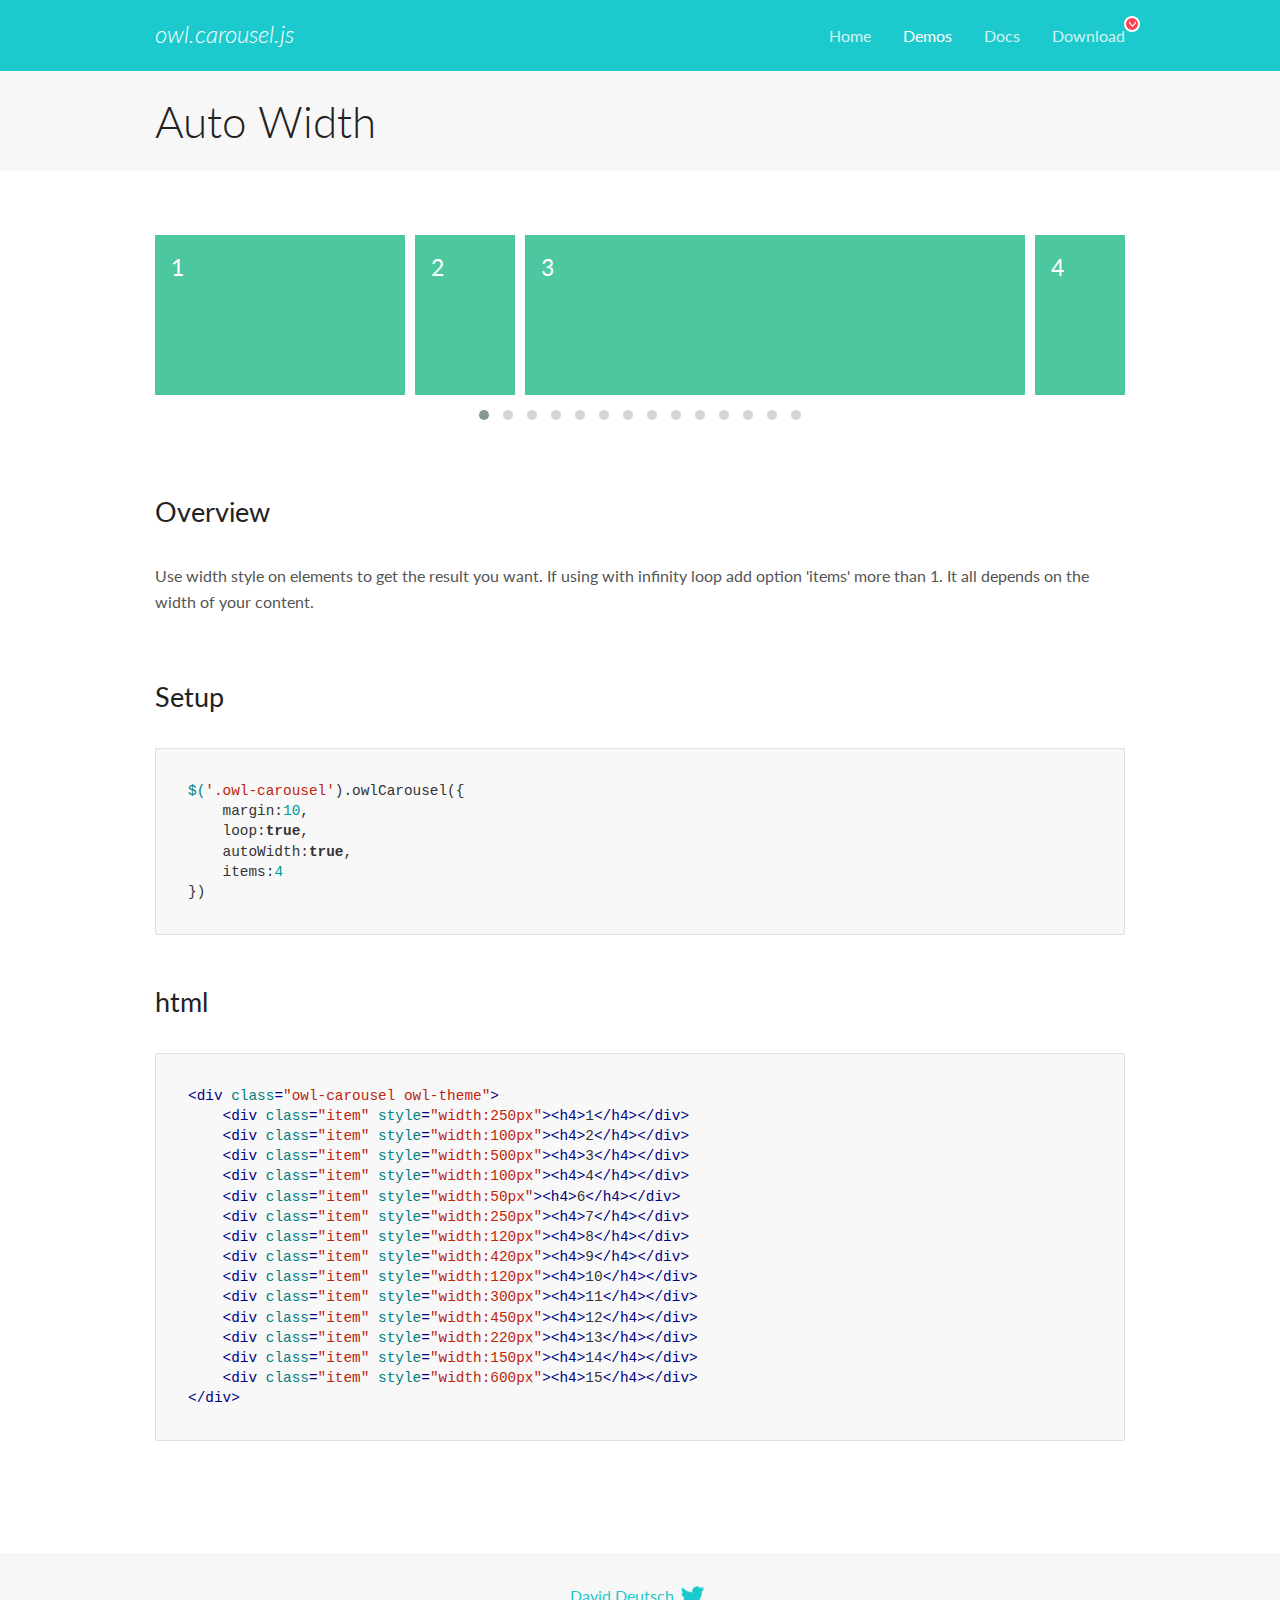
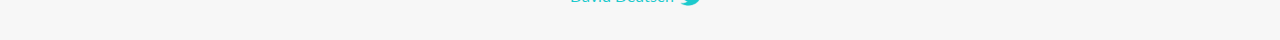
<file: assets/OwlCarousel2-2.3.4/docs/demos/autowidth.html>
<!DOCTYPE html>
<html lang="en">
  <head>

    <!-- head -->
    <meta charset="utf-8">
    <meta name="msapplication-tap-highlight" content="no" />
    <meta name="viewport" content="width=device-width, initial-scale=1.0" />
    <meta name="description" content="Auto Width">
    <meta name="author" content="David Deutsch">
    <title>
      Auto Width Demo | Owl Carousel | 2.3.4
    </title>

    <!-- Stylesheets -->
    <link href='https://fonts.googleapis.com/css?family=Lato:300,400,700,400italic,300italic' rel='stylesheet' type='text/css'>
    <link rel="stylesheet" href="../assets/css/docs.theme.min.css">

    <!-- Owl Stylesheets -->
    <link rel="stylesheet" href="../assets/owlcarousel/assets/owl.carousel.min.css">
    <link rel="stylesheet" href="../assets/owlcarousel/assets/owl.theme.default.min.css">

    <!-- HTML5 shim and Respond.js IE8 support of HTML5 elements and media queries -->

    <!--[if lt IE 9]>
      <script src="https://oss.maxcdn.com/libs/html5shiv/3.7.0/html5shiv.js"></script>
      <script src="https://oss.maxcdn.com/libs/respond.js/1.3.0/respond.min.js"></script>
    <![endif]-->

    <!-- Favicons -->
    <link rel="apple-touch-icon-precomposed" sizes="144x144" href="../assets/ico/apple-touch-icon-144-precomposed.png">
    <link rel="shortcut icon" href="../assets/ico/favicon.png">
    <link rel="shortcut icon" href="favicon.ico">

    <!-- Yeah i know js should not be in header. Its required for demos.-->

    <!-- javascript -->
    <script src="../assets/vendors/jquery.min.js"></script>
    <script src="../assets/owlcarousel/owl.carousel.js"></script>
  </head>
  <body>

    <!-- header -->
    <header class="header">
      <div class="row">
        <div class="large-12 columns">
          <div class="brand left">
            <h3>
              <a href="/OwlCarousel2/">owl.carousel.js</a> 
            </h3>
          </div>
          <a id="toggle-nav" class="right">
            <span></span> <span></span> <span></span> 
          </a> 
          <div class="nav-bar">
            <ul class="clearfix">
              <li> <a href="/OwlCarousel2/index.html">Home</a>  </li>
              <li class="active">
                <a href="/OwlCarousel2/demos/demos.html">Demos</a> 
              </li>
              <li> <a href="/OwlCarousel2/docs/started-welcome.html">Docs</a>  </li>
              <li>
                <a href="https://github.com/OwlCarousel2/OwlCarousel2/archive/2.3.4.zip">Download</a> 
                <span class="download"></span> 
              </li>
            </ul>
          </div>
        </div>
      </div>
    </header>

    <!-- title -->
    <section class="title">
      <div class="row">
        <div class="large-12 columns">
          <h1>Auto Width</h1>
        </div>
      </div>
    </section>

    <!--  Demos -->
    <section id="demos">
      <div class="row">
        <div class="large-12 columns">
          <div class="owl-carousel owl-theme">
            <div class="item" style="width:250px">
              <h4>1</h4>
            </div>
            <div class="item" style="width:100px">
              <h4>2</h4>
            </div>
            <div class="item" style="width:500px">
              <h4>3</h4>
            </div>
            <div class="item" style="width:100px">
              <h4>4</h4>
            </div>
            <div class="item" style="width:50px">
              <h4>6</h4>
            </div>
            <div class="item" style="width:250px">
              <h4>7</h4>
            </div>
            <div class="item" style="width:120px">
              <h4>8</h4>
            </div>
            <div class="item" style="width:420px">
              <h4>9</h4>
            </div>
            <div class="item" style="width:120px">
              <h4>10</h4>
            </div>
            <div class="item" style="width:300px">
              <h4>11</h4>
            </div>
            <div class="item" style="width:450px">
              <h4>12</h4>
            </div>
            <div class="item" style="width:220px">
              <h4>13</h4>
            </div>
            <div class="item" style="width:150px">
              <h4>14</h4>
            </div>
            <div class="item" style="width:600px">
              <h4>15</h4>
            </div>
          </div>
          <h3 id="overview">Overview</h3>
          <p>Use width style on elements to get the result you want. If using with infinity loop add option &#39;items&#39; more than 1. It all depends on the width of your content.</p>
          <h3 id="setup">Setup</h3>
          <pre><code>$(&#39;.owl-carousel&#39;).owlCarousel({
    margin:10,
    loop:true,
    autoWidth:true,
    items:4
})</code></pre>
          <h3 id="html">html</h3>
          <pre><code>&lt;div class=&quot;owl-carousel owl-theme&quot;&gt;
    &lt;div class=&quot;item&quot; style=&quot;width:250px&quot;&gt;&lt;h4&gt;1&lt;/h4&gt;&lt;/div&gt;
    &lt;div class=&quot;item&quot; style=&quot;width:100px&quot;&gt;&lt;h4&gt;2&lt;/h4&gt;&lt;/div&gt;
    &lt;div class=&quot;item&quot; style=&quot;width:500px&quot;&gt;&lt;h4&gt;3&lt;/h4&gt;&lt;/div&gt;
    &lt;div class=&quot;item&quot; style=&quot;width:100px&quot;&gt;&lt;h4&gt;4&lt;/h4&gt;&lt;/div&gt;
    &lt;div class=&quot;item&quot; style=&quot;width:50px&quot;&gt;&lt;h4&gt;6&lt;/h4&gt;&lt;/div&gt;
    &lt;div class=&quot;item&quot; style=&quot;width:250px&quot;&gt;&lt;h4&gt;7&lt;/h4&gt;&lt;/div&gt;
    &lt;div class=&quot;item&quot; style=&quot;width:120px&quot;&gt;&lt;h4&gt;8&lt;/h4&gt;&lt;/div&gt;
    &lt;div class=&quot;item&quot; style=&quot;width:420px&quot;&gt;&lt;h4&gt;9&lt;/h4&gt;&lt;/div&gt;
    &lt;div class=&quot;item&quot; style=&quot;width:120px&quot;&gt;&lt;h4&gt;10&lt;/h4&gt;&lt;/div&gt;
    &lt;div class=&quot;item&quot; style=&quot;width:300px&quot;&gt;&lt;h4&gt;11&lt;/h4&gt;&lt;/div&gt;
    &lt;div class=&quot;item&quot; style=&quot;width:450px&quot;&gt;&lt;h4&gt;12&lt;/h4&gt;&lt;/div&gt;
    &lt;div class=&quot;item&quot; style=&quot;width:220px&quot;&gt;&lt;h4&gt;13&lt;/h4&gt;&lt;/div&gt;
    &lt;div class=&quot;item&quot; style=&quot;width:150px&quot;&gt;&lt;h4&gt;14&lt;/h4&gt;&lt;/div&gt;
    &lt;div class=&quot;item&quot; style=&quot;width:600px&quot;&gt;&lt;h4&gt;15&lt;/h4&gt;&lt;/div&gt;
&lt;/div&gt;</code></pre>
          <script>
            $(document).ready(function() {
              $('.owl-carousel').owlCarousel({
                margin: 10,
                loop: true,
                autoWidth: true,
                items: 4
              })
            })
          </script>
        </div>
      </div>
    </section>

    <!-- footer -->
    <footer class="footer">
      <div class="row">
        <div class="large-12 columns">
          <h5>
            <a href="/OwlCarousel2/docs/support-contact.html">David Deutsch</a> 
            <a id="custom-tweet-button" href="https://twitter.com/share?url=https://github.com/OwlCarousel2/OwlCarousel2&text=Owl Carousel - This is so awesome! " target="_blank"></a> 
          </h5>
        </div>
      </div>
    </footer>

    <!-- vendors -->
    <script src="../assets/vendors/highlight.js"></script>
    <script src="../assets/js/app.js"></script>
  </body>
</html>
</file>
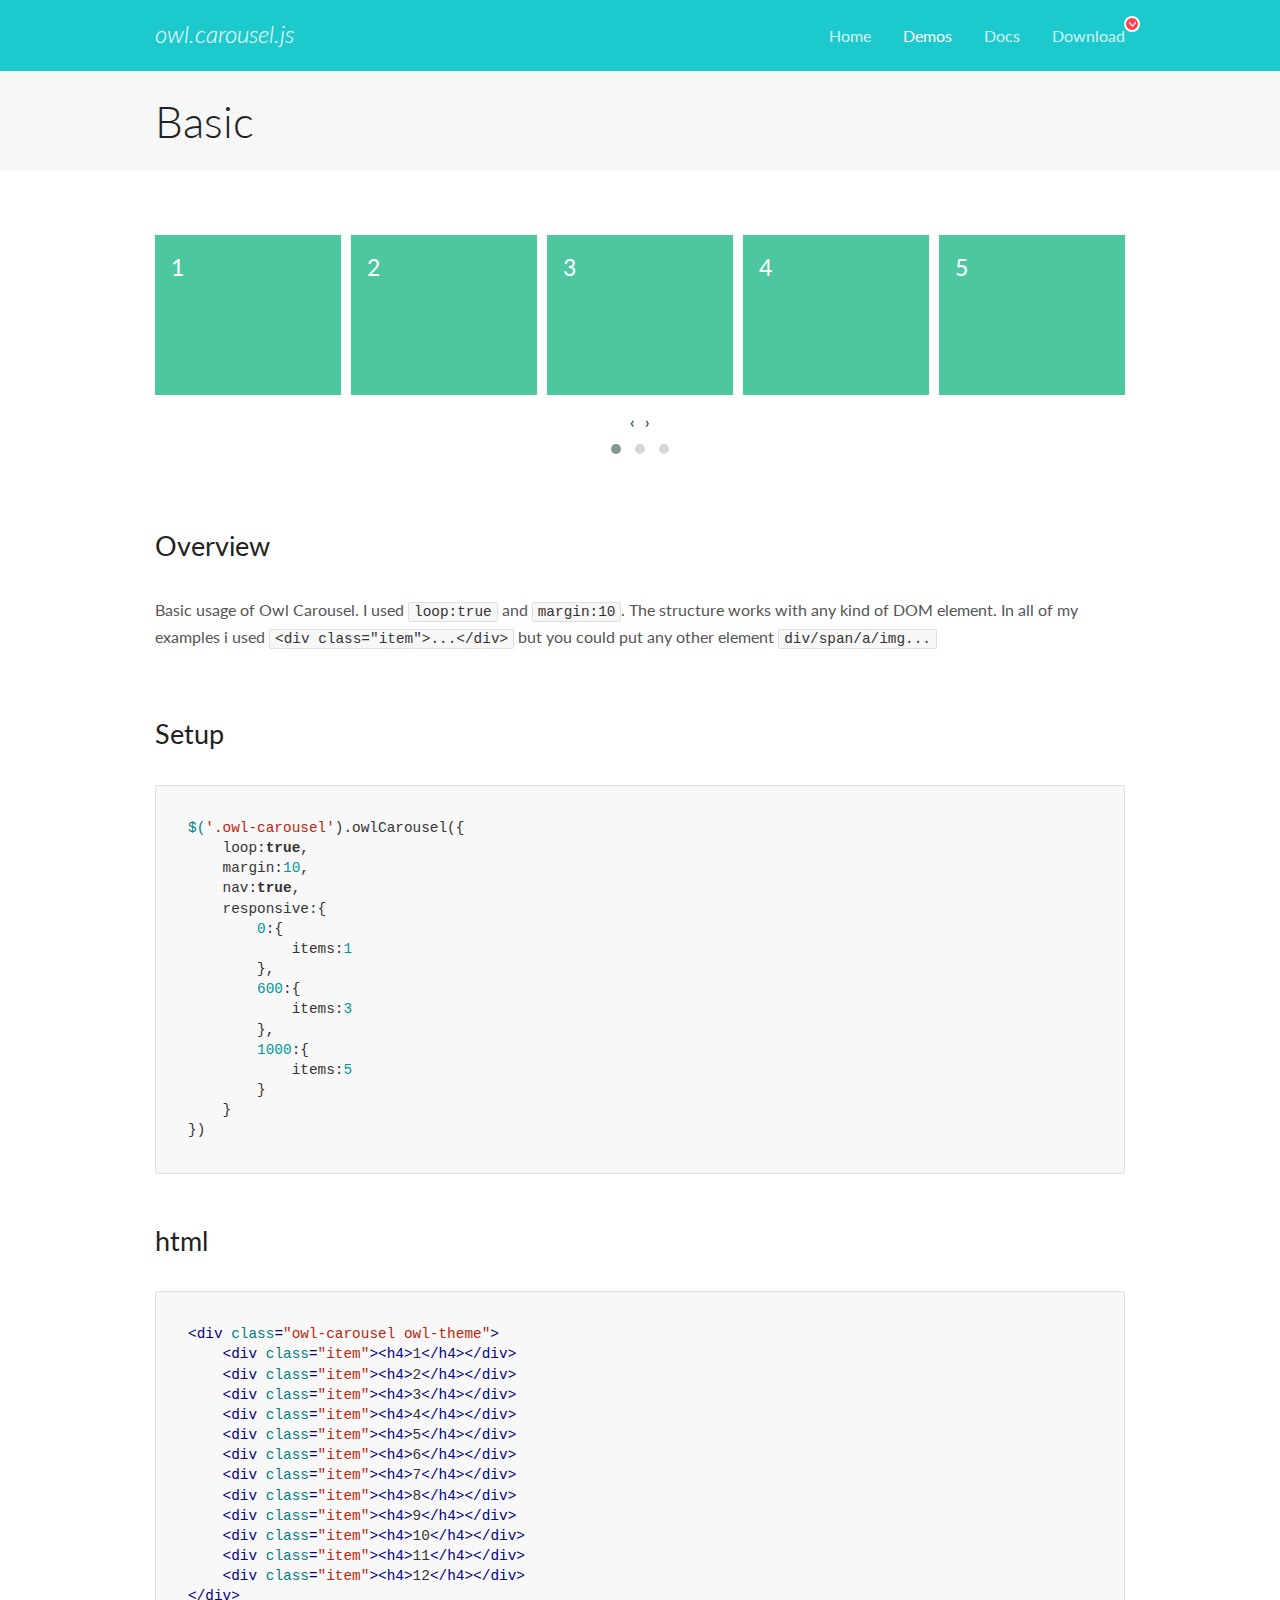
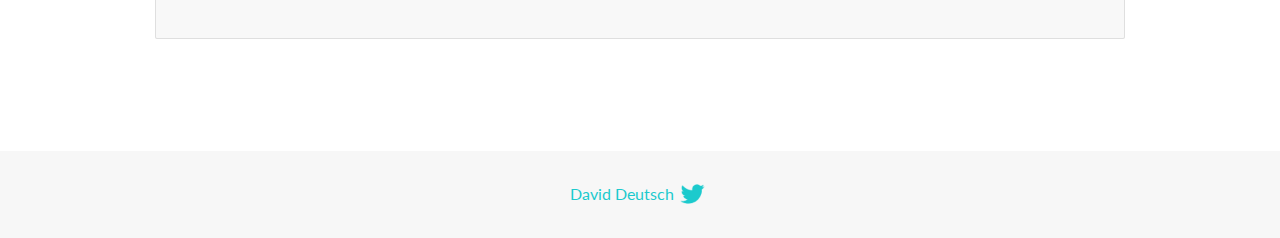
<file: assets/OwlCarousel2-2.3.4/docs/demos/basic.html>
<!DOCTYPE html>
<html lang="en">
  <head>

    <!-- head -->
    <meta charset="utf-8">
    <meta name="msapplication-tap-highlight" content="no" />
    <meta name="viewport" content="width=device-width, initial-scale=1.0" />
    <meta name="description" content="Basic usage demo">
    <meta name="author" content="David Deutsch">
    <title>
      Basic Demo | Owl Carousel | 2.3.4
    </title>

    <!-- Stylesheets -->
    <link href='https://fonts.googleapis.com/css?family=Lato:300,400,700,400italic,300italic' rel='stylesheet' type='text/css'>
    <link rel="stylesheet" href="../assets/css/docs.theme.min.css">

    <!-- Owl Stylesheets -->
    <link rel="stylesheet" href="../assets/owlcarousel/assets/owl.carousel.min.css">
    <link rel="stylesheet" href="../assets/owlcarousel/assets/owl.theme.default.min.css">

    <!-- HTML5 shim and Respond.js IE8 support of HTML5 elements and media queries -->

    <!--[if lt IE 9]>
      <script src="https://oss.maxcdn.com/libs/html5shiv/3.7.0/html5shiv.js"></script>
      <script src="https://oss.maxcdn.com/libs/respond.js/1.3.0/respond.min.js"></script>
    <![endif]-->

    <!-- Favicons -->
    <link rel="apple-touch-icon-precomposed" sizes="144x144" href="../assets/ico/apple-touch-icon-144-precomposed.png">
    <link rel="shortcut icon" href="../assets/ico/favicon.png">
    <link rel="shortcut icon" href="favicon.ico">

    <!-- Yeah i know js should not be in header. Its required for demos.-->

    <!-- javascript -->
    <script src="../assets/vendors/jquery.min.js"></script>
    <script src="../assets/owlcarousel/owl.carousel.js"></script>
  </head>
  <body>

    <!-- header -->
    <header class="header">
      <div class="row">
        <div class="large-12 columns">
          <div class="brand left">
            <h3>
              <a href="/OwlCarousel2/">owl.carousel.js</a> 
            </h3>
          </div>
          <a id="toggle-nav" class="right">
            <span></span> <span></span> <span></span> 
          </a> 
          <div class="nav-bar">
            <ul class="clearfix">
              <li> <a href="/OwlCarousel2/index.html">Home</a>  </li>
              <li class="active">
                <a href="/OwlCarousel2/demos/demos.html">Demos</a> 
              </li>
              <li> <a href="/OwlCarousel2/docs/started-welcome.html">Docs</a>  </li>
              <li>
                <a href="https://github.com/OwlCarousel2/OwlCarousel2/archive/2.3.4.zip">Download</a> 
                <span class="download"></span> 
              </li>
            </ul>
          </div>
        </div>
      </div>
    </header>

    <!-- title -->
    <section class="title">
      <div class="row">
        <div class="large-12 columns">
          <h1>Basic</h1>
        </div>
      </div>
    </section>

    <!--  Demos -->
    <section id="demos">
      <div class="row">
        <div class="large-12 columns">
          <div class="owl-carousel owl-theme">
            <div class="item">
              <h4>1</h4>
            </div>
            <div class="item">
              <h4>2</h4>
            </div>
            <div class="item">
              <h4>3</h4>
            </div>
            <div class="item">
              <h4>4</h4>
            </div>
            <div class="item">
              <h4>5</h4>
            </div>
            <div class="item">
              <h4>6</h4>
            </div>
            <div class="item">
              <h4>7</h4>
            </div>
            <div class="item">
              <h4>8</h4>
            </div>
            <div class="item">
              <h4>9</h4>
            </div>
            <div class="item">
              <h4>10</h4>
            </div>
            <div class="item">
              <h4>11</h4>
            </div>
            <div class="item">
              <h4>12</h4>
            </div>
          </div>
          <h3 id="overview">Overview</h3>
          <p>Basic usage of Owl Carousel. I used <code>loop:true</code> and <code>margin:10</code>. The structure works with any kind of DOM element. In all of my examples i used <code>&lt;div class=&quot;item&quot;&gt;...&lt;/div&gt;</code> but you could
            put any other element <code>div/span/a/img...</code></p>
          <h3 id="setup">Setup</h3>
          <pre><code>$(&#39;.owl-carousel&#39;).owlCarousel({
    loop:true,
    margin:10,
    nav:true,
    responsive:{
        0:{
            items:1
        },
        600:{
            items:3
        },
        1000:{
            items:5
        }
    }
})</code></pre>
          <h3 id="html">html</h3>
          <pre><code>&lt;div class=&quot;owl-carousel owl-theme&quot;&gt;
    &lt;div class=&quot;item&quot;&gt;&lt;h4&gt;1&lt;/h4&gt;&lt;/div&gt;
    &lt;div class=&quot;item&quot;&gt;&lt;h4&gt;2&lt;/h4&gt;&lt;/div&gt;
    &lt;div class=&quot;item&quot;&gt;&lt;h4&gt;3&lt;/h4&gt;&lt;/div&gt;
    &lt;div class=&quot;item&quot;&gt;&lt;h4&gt;4&lt;/h4&gt;&lt;/div&gt;
    &lt;div class=&quot;item&quot;&gt;&lt;h4&gt;5&lt;/h4&gt;&lt;/div&gt;
    &lt;div class=&quot;item&quot;&gt;&lt;h4&gt;6&lt;/h4&gt;&lt;/div&gt;
    &lt;div class=&quot;item&quot;&gt;&lt;h4&gt;7&lt;/h4&gt;&lt;/div&gt;
    &lt;div class=&quot;item&quot;&gt;&lt;h4&gt;8&lt;/h4&gt;&lt;/div&gt;
    &lt;div class=&quot;item&quot;&gt;&lt;h4&gt;9&lt;/h4&gt;&lt;/div&gt;
    &lt;div class=&quot;item&quot;&gt;&lt;h4&gt;10&lt;/h4&gt;&lt;/div&gt;
    &lt;div class=&quot;item&quot;&gt;&lt;h4&gt;11&lt;/h4&gt;&lt;/div&gt;
    &lt;div class=&quot;item&quot;&gt;&lt;h4&gt;12&lt;/h4&gt;&lt;/div&gt;
&lt;/div&gt;</code></pre>
          <script>
            $(document).ready(function() {
              var owl = $('.owl-carousel');
              owl.owlCarousel({
                margin: 10,
                nav: true,
                loop: true,
                responsive: {
                  0: {
                    items: 1
                  },
                  600: {
                    items: 3
                  },
                  1000: {
                    items: 5
                  }
                }
              })
            })
          </script>
        </div>
      </div>
    </section>

    <!-- footer -->
    <footer class="footer">
      <div class="row">
        <div class="large-12 columns">
          <h5>
            <a href="/OwlCarousel2/docs/support-contact.html">David Deutsch</a> 
            <a id="custom-tweet-button" href="https://twitter.com/share?url=https://github.com/OwlCarousel2/OwlCarousel2&text=Owl Carousel - This is so awesome! " target="_blank"></a> 
          </h5>
        </div>
      </div>
    </footer>

    <!-- vendors -->
    <script src="../assets/vendors/highlight.js"></script>
    <script src="../assets/js/app.js"></script>
  </body>
</html>
</file>
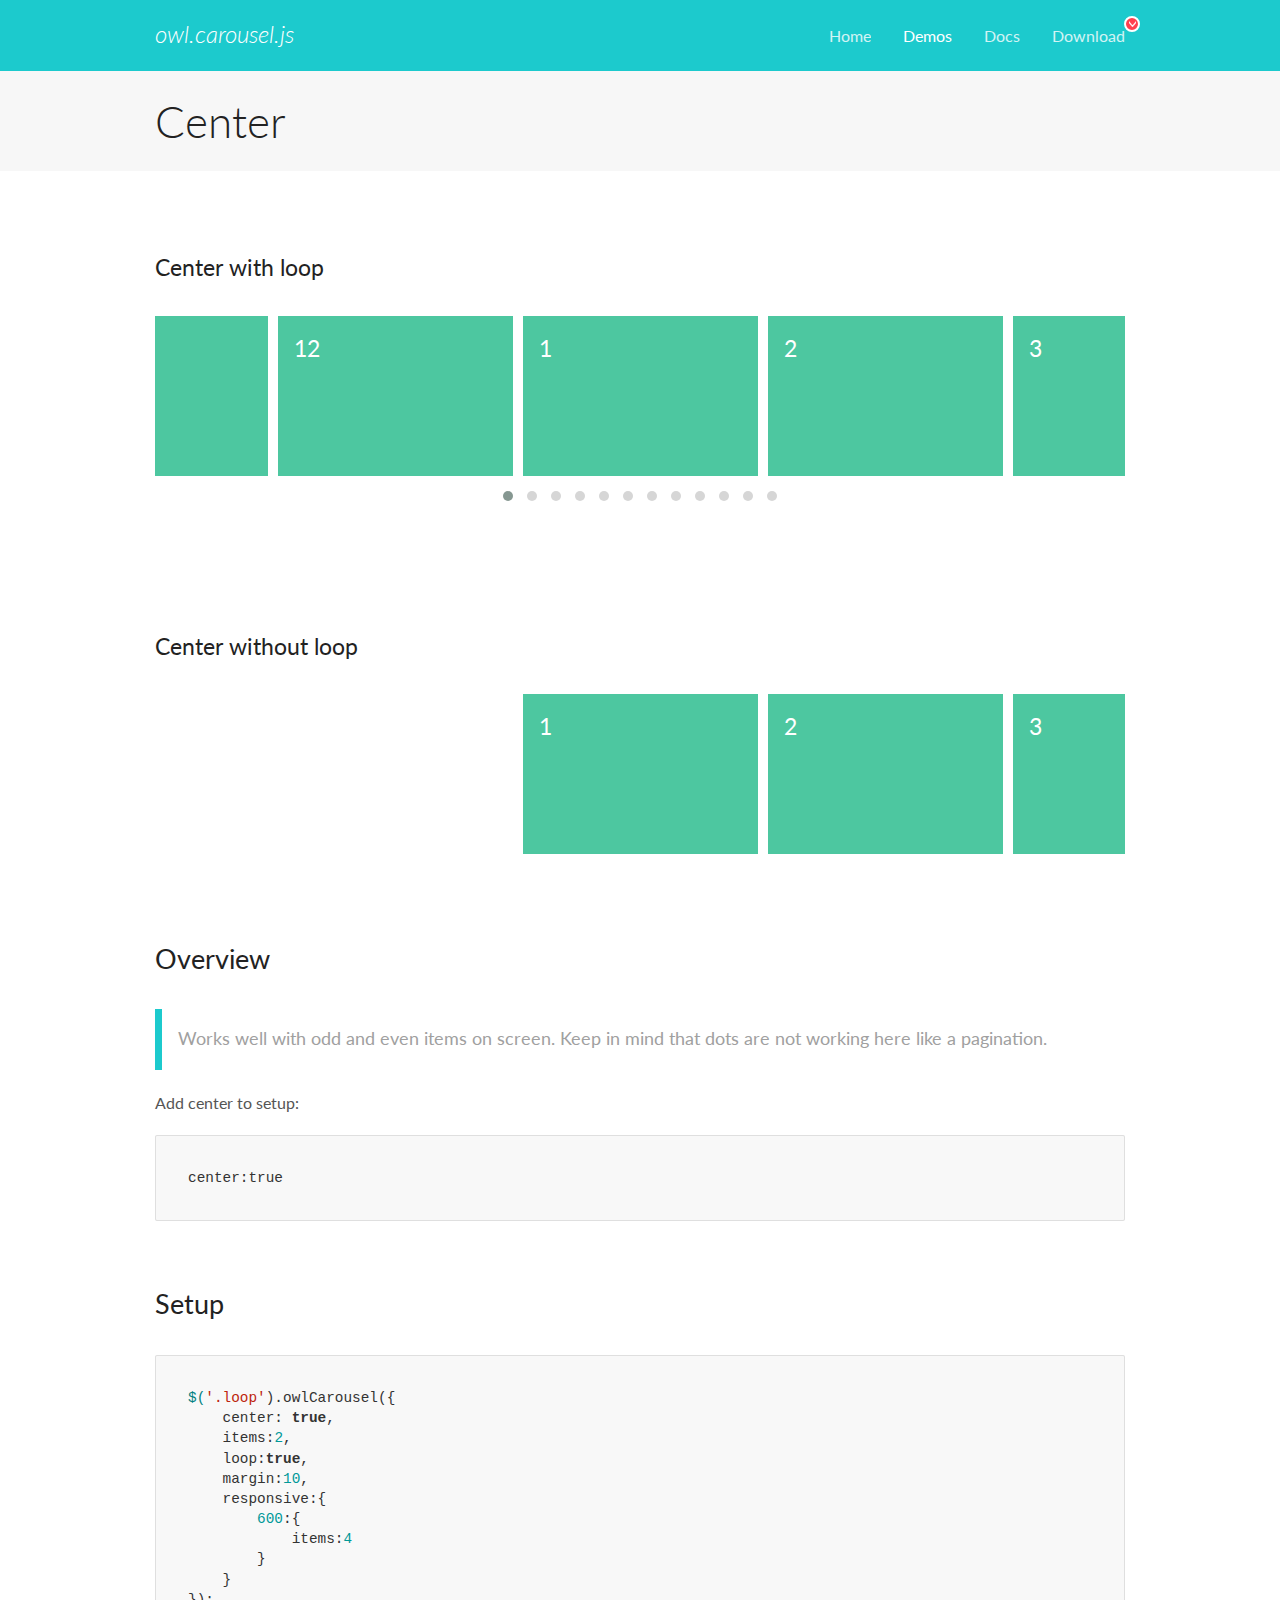
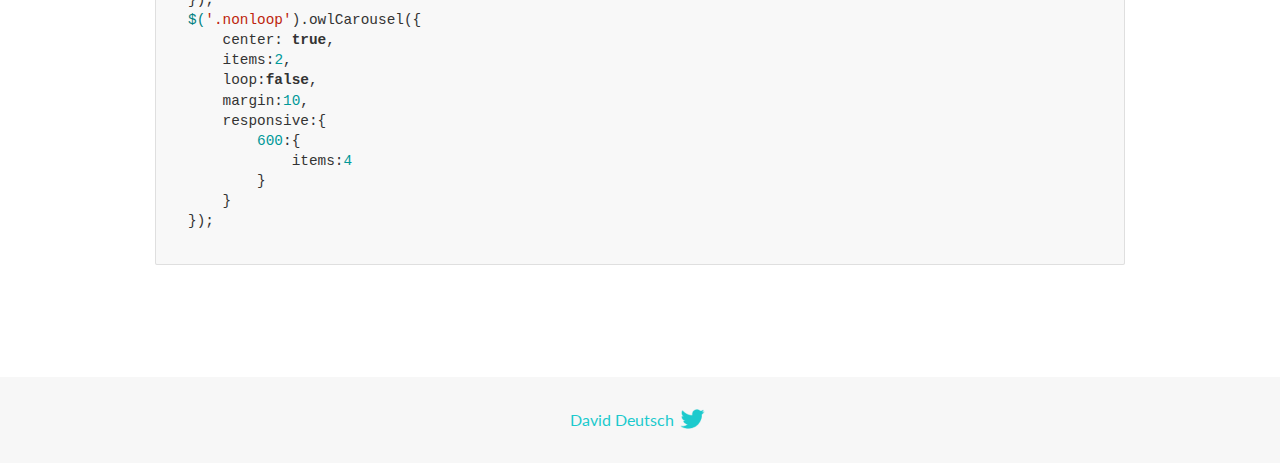
<file: assets/OwlCarousel2-2.3.4/docs/demos/center.html>
<!DOCTYPE html>
<html lang="en">
  <head>

    <!-- head -->
    <meta charset="utf-8">
    <meta name="msapplication-tap-highlight" content="no" />
    <meta name="viewport" content="width=device-width, initial-scale=1.0" />
    <meta name="description" content="Center carousel">
    <meta name="author" content="David Deutsch">
    <title>
      Center Demo | Owl Carousel | 2.3.4
    </title>

    <!-- Stylesheets -->
    <link href='https://fonts.googleapis.com/css?family=Lato:300,400,700,400italic,300italic' rel='stylesheet' type='text/css'>
    <link rel="stylesheet" href="../assets/css/docs.theme.min.css">

    <!-- Owl Stylesheets -->
    <link rel="stylesheet" href="../assets/owlcarousel/assets/owl.carousel.min.css">
    <link rel="stylesheet" href="../assets/owlcarousel/assets/owl.theme.default.min.css">

    <!-- HTML5 shim and Respond.js IE8 support of HTML5 elements and media queries -->

    <!--[if lt IE 9]>
      <script src="https://oss.maxcdn.com/libs/html5shiv/3.7.0/html5shiv.js"></script>
      <script src="https://oss.maxcdn.com/libs/respond.js/1.3.0/respond.min.js"></script>
    <![endif]-->

    <!-- Favicons -->
    <link rel="apple-touch-icon-precomposed" sizes="144x144" href="../assets/ico/apple-touch-icon-144-precomposed.png">
    <link rel="shortcut icon" href="../assets/ico/favicon.png">
    <link rel="shortcut icon" href="favicon.ico">

    <!-- Yeah i know js should not be in header. Its required for demos.-->

    <!-- javascript -->
    <script src="../assets/vendors/jquery.min.js"></script>
    <script src="../assets/owlcarousel/owl.carousel.js"></script>
  </head>
  <body>

    <!-- header -->
    <header class="header">
      <div class="row">
        <div class="large-12 columns">
          <div class="brand left">
            <h3>
              <a href="/OwlCarousel2/">owl.carousel.js</a> 
            </h3>
          </div>
          <a id="toggle-nav" class="right">
            <span></span> <span></span> <span></span> 
          </a> 
          <div class="nav-bar">
            <ul class="clearfix">
              <li> <a href="/OwlCarousel2/index.html">Home</a>  </li>
              <li class="active">
                <a href="/OwlCarousel2/demos/demos.html">Demos</a> 
              </li>
              <li> <a href="/OwlCarousel2/docs/started-welcome.html">Docs</a>  </li>
              <li>
                <a href="https://github.com/OwlCarousel2/OwlCarousel2/archive/2.3.4.zip">Download</a> 
                <span class="download"></span> 
              </li>
            </ul>
          </div>
        </div>
      </div>
    </header>

    <!-- title -->
    <section class="title">
      <div class="row">
        <div class="large-12 columns">
          <h1>Center</h1>
        </div>
      </div>
    </section>

    <!--  Demos -->
    <section id="demos">
      <div class="row">
        <div class="large-12 columns">
          <h4 id="center-with-loop">Center with loop</h4>
          <div class="loop owl-carousel owl-theme">
            <div class="item">
              <h4>1</h4>
            </div>
            <div class="item">
              <h4>2</h4>
            </div>
            <div class="item">
              <h4>3</h4>
            </div>
            <div class="item">
              <h4>4</h4>
            </div>
            <div class="item">
              <h4>5</h4>
            </div>
            <div class="item">
              <h4>6</h4>
            </div>
            <div class="item">
              <h4>7</h4>
            </div>
            <div class="item">
              <h4>8</h4>
            </div>
            <div class="item">
              <h4>9</h4>
            </div>
            <div class="item">
              <h4>10</h4>
            </div>
            <div class="item">
              <h4>11</h4>
            </div>
            <div class="item">
              <h4>12</h4>
            </div>
          </div>
          <br>
          <h4 id="center-without-loop">Center without loop</h4>
          <div class="nonloop owl-carousel">
            <div class="item">
              <h4>1</h4>
            </div>
            <div class="item">
              <h4>2</h4>
            </div>
            <div class="item">
              <h4>3</h4>
            </div>
            <div class="item">
              <h4>4</h4>
            </div>
            <div class="item">
              <h4>5</h4>
            </div>
            <div class="item">
              <h4>6</h4>
            </div>
            <div class="item">
              <h4>7</h4>
            </div>
            <div class="item">
              <h4>8</h4>
            </div>
            <div class="item">
              <h4>9</h4>
            </div>
            <div class="item">
              <h4>10</h4>
            </div>
            <div class="item">
              <h4>11</h4>
            </div>
            <div class="item">
              <h4>12</h4>
            </div>
          </div>
          <h3 id="overview">Overview</h3>
          <blockquote>
            <p>Works well with odd and even items on screen. Keep in mind that dots are not working here like a pagination.</p>
          </blockquote>
          <p>Add center to setup:</p>
          <pre><code>center:true</code></pre>
          <h3 id="setup">Setup</h3>
          <pre><code>$(&#39;.loop&#39;).owlCarousel({
    center: true,
    items:2,
    loop:true,
    margin:10,
    responsive:{
        600:{
            items:4
        }
    }
});
$(&#39;.nonloop&#39;).owlCarousel({
    center: true,
    items:2,
    loop:false,
    margin:10,
    responsive:{
        600:{
            items:4
        }
    }
});</code></pre>
          <script>
            jQuery(document).ready(function($) {
              $('.loop').owlCarousel({
                center: true,
                items: 2,
                loop: true,
                margin: 10,
                responsive: {
                  600: {
                    items: 4
                  }
                }
              });
              $('.nonloop').owlCarousel({
                center: true,
                items: 2,
                loop: false,
                margin: 10,
                responsive: {
                  600: {
                    items: 4
                  }
                }
              });
            });
          </script>
        </div>
      </div>
    </section>

    <!-- footer -->
    <footer class="footer">
      <div class="row">
        <div class="large-12 columns">
          <h5>
            <a href="/OwlCarousel2/docs/support-contact.html">David Deutsch</a> 
            <a id="custom-tweet-button" href="https://twitter.com/share?url=https://github.com/OwlCarousel2/OwlCarousel2&text=Owl Carousel - This is so awesome! " target="_blank"></a> 
          </h5>
        </div>
      </div>
    </footer>

    <!-- vendors -->
    <script src="../assets/vendors/highlight.js"></script>
    <script src="../assets/js/app.js"></script>
  </body>
</html>
</file>
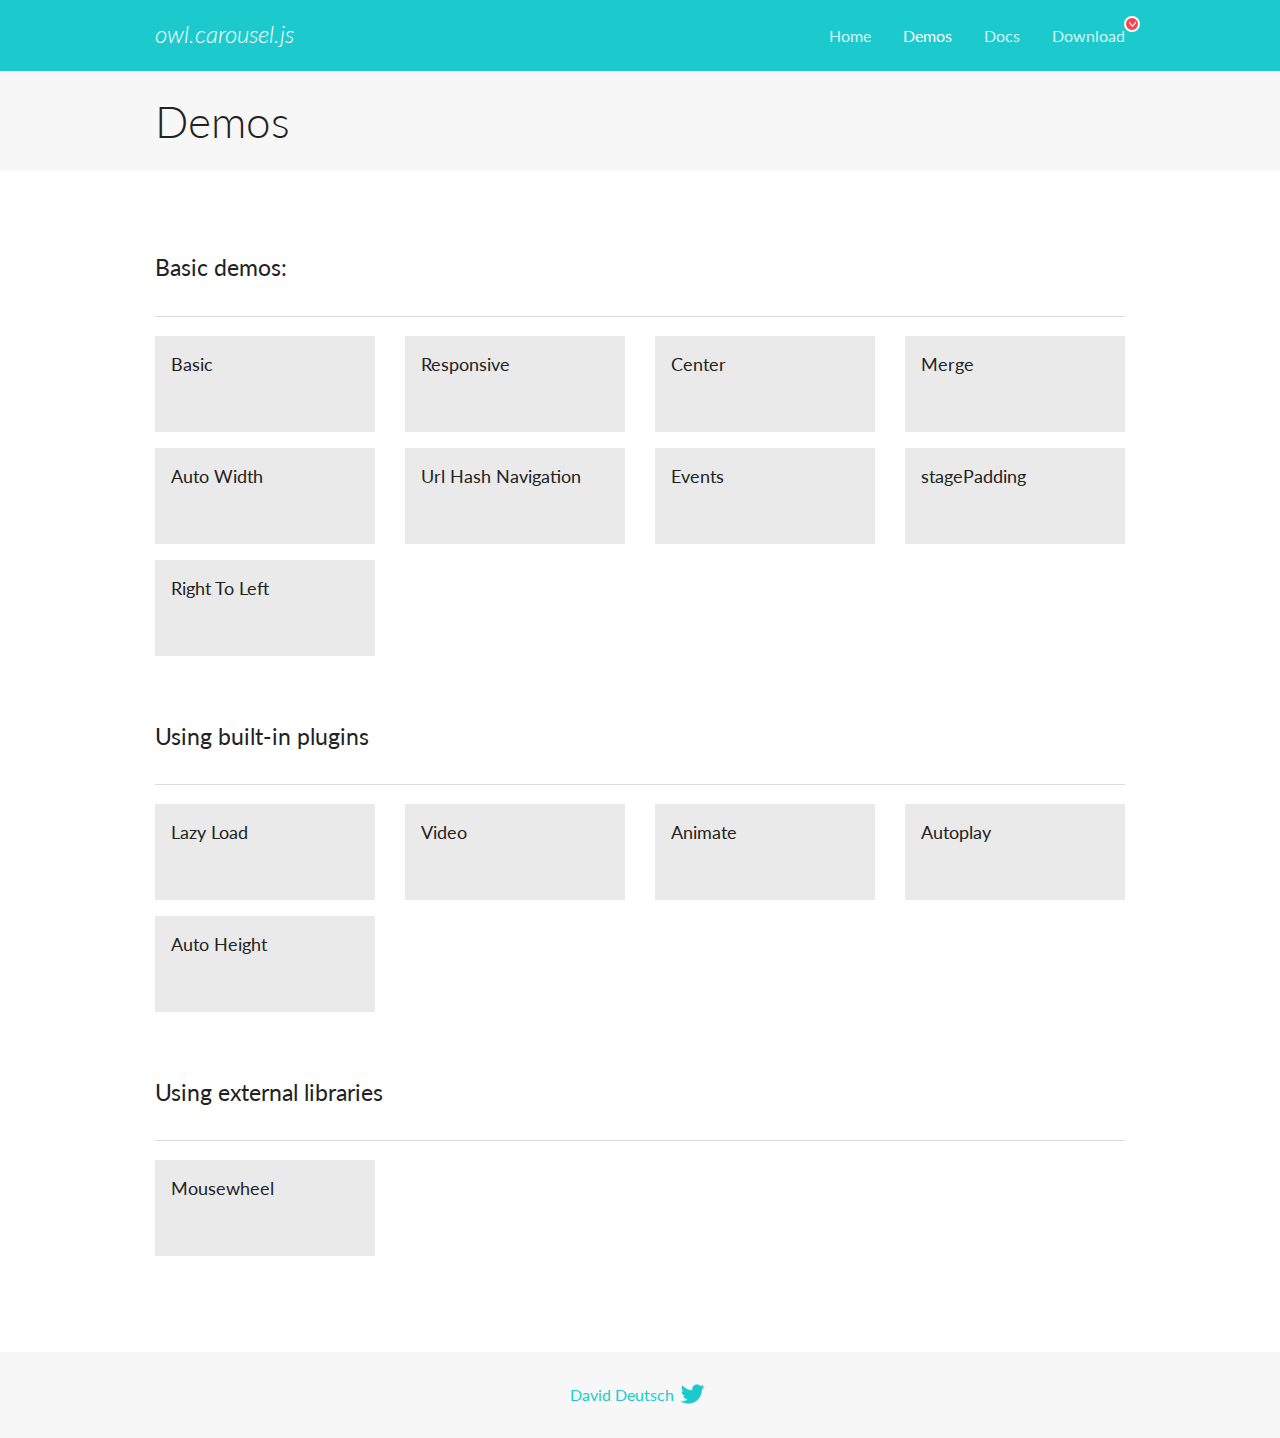
<file: assets/OwlCarousel2-2.3.4/docs/demos/demos.html>
<!DOCTYPE html>
<html lang="en">
  <head>

    <!-- head -->
    <meta charset="utf-8">
    <meta name="msapplication-tap-highlight" content="no" />
    <meta name="viewport" content="width=device-width, initial-scale=1.0" />
    <meta name="description" content="A list of Owl Carousel examples.">
    <meta name="author" content="David Deutsch">
    <title>
      Demos | Owl Carousel | 2.3.4
    </title>

    <!-- Stylesheets -->
    <link href='https://fonts.googleapis.com/css?family=Lato:300,400,700,400italic,300italic' rel='stylesheet' type='text/css'>
    <link rel="stylesheet" href="../assets/css/docs.theme.min.css">

    <!-- Owl Stylesheets -->
    <link rel="stylesheet" href="../assets/owlcarousel/assets/owl.carousel.min.css">
    <link rel="stylesheet" href="../assets/owlcarousel/assets/owl.theme.default.min.css">

    <!-- HTML5 shim and Respond.js IE8 support of HTML5 elements and media queries -->

    <!--[if lt IE 9]>
      <script src="https://oss.maxcdn.com/libs/html5shiv/3.7.0/html5shiv.js"></script>
      <script src="https://oss.maxcdn.com/libs/respond.js/1.3.0/respond.min.js"></script>
    <![endif]-->

    <!-- Favicons -->
    <link rel="apple-touch-icon-precomposed" sizes="144x144" href="../assets/ico/apple-touch-icon-144-precomposed.png">
    <link rel="shortcut icon" href="../assets/ico/favicon.png">
    <link rel="shortcut icon" href="favicon.ico">

    <!-- Yeah i know js should not be in header. Its required for demos.-->

    <!-- javascript -->
    <script src="../assets/vendors/jquery.min.js"></script>
    <script src="../assets/owlcarousel/owl.carousel.js"></script>
  </head>
  <body>

    <!-- header -->
    <header class="header">
      <div class="row">
        <div class="large-12 columns">
          <div class="brand left">
            <h3>
              <a href="/OwlCarousel2/">owl.carousel.js</a> 
            </h3>
          </div>
          <a id="toggle-nav" class="right">
            <span></span> <span></span> <span></span> 
          </a> 
          <div class="nav-bar">
            <ul class="clearfix">
              <li> <a href="/OwlCarousel2/index.html">Home</a>  </li>
              <li class="active">
                <a href="/OwlCarousel2/demos/demos.html">Demos</a> 
              </li>
              <li> <a href="/OwlCarousel2/docs/started-welcome.html">Docs</a>  </li>
              <li>
                <a href="https://github.com/OwlCarousel2/OwlCarousel2/archive/2.3.4.zip">Download</a> 
                <span class="download"></span> 
              </li>
            </ul>
          </div>
        </div>
      </div>
    </header>

    <!-- title -->
    <section class="title">
      <div class="row">
        <div class="large-12 columns">
          <h1>Demos</h1>
        </div>
      </div>
    </section>

    <!--  Demos -->
    <section id="demos">
      <div class="row">
        <div class="large-12 columns">
          <h4 id="basic-demos-">Basic demos:</h4>
          <hr>
          <div class="demo-list">
            <div class="row">
              <div class="small-6 medium-4 large-3 columns">
                <a href="basic.html" class="demo-block">
                  <h5>Basic </h5>
                </a> 
              </div>
              <div class="small-6 medium-4 large-3 columns">
                <a href="responsive.html" class="demo-block">
                  <h5>Responsive </h5>
                </a> 
              </div>
              <div class="small-6 medium-4 large-3 columns">
                <a href="center.html" class="demo-block">
                  <h5>Center </h5>
                </a> 
              </div>
              <div class="small-6 medium-4 large-3 columns">
                <a href="merge.html" class="demo-block">
                  <h5>Merge </h5>
                </a> 
              </div>
              <div class="small-6 medium-4 large-3 columns">
                <a href="autowidth.html" class="demo-block">
                  <h5>Auto Width </h5>
                </a> 
              </div>
              <div class="small-6 medium-4 large-3 columns">
                <a href="urlhashnav.html" class="demo-block">
                  <h5>Url Hash Navigation </h5>
                </a> 
              </div>
              <div class="small-6 medium-4 large-3 columns">
                <a href="events.html" class="demo-block">
                  <h5>Events </h5>
                </a> 
              </div>
              <div class="small-6 medium-4 large-3 columns">
                <a href="stagepadding.html" class="demo-block">
                  <h5>stagePadding </h5>
                </a> 
              </div>
              <div class="small-6 medium-4 large-3 columns">
                <a href="rtl.html" class="demo-block">
                  <h5>Right To Left </h5>
                </a> 
              </div>
            </div>
          </div>
          <h4 id="using-built-in-plugins">Using built-in plugins</h4>
          <hr>
          <div class="demo-list">
            <div class="row">
              <div class="small-6 medium-4 large-3 columns">
                <a href="lazyLoad.html" class="demo-block">
                  <h5>Lazy Load </h5>
                </a> 
              </div>
              <div class="small-6 medium-4 large-3 columns">
                <a href="video.html" class="demo-block">
                  <h5>Video </h5>
                </a> 
              </div>
              <div class="small-6 medium-4 large-3 columns">
                <a href="animate.html" class="demo-block">
                  <h5>Animate </h5>
                </a> 
              </div>
              <div class="small-6 medium-4 large-3 columns">
                <a href="autoplay.html" class="demo-block">
                  <h5>Autoplay </h5>
                </a> 
              </div>
              <div class="small-6 medium-4 large-3 columns">
                <a href="autoheight.html" class="demo-block">
                  <h5>Auto Height </h5>
                </a> 
              </div>
            </div>
          </div>
          <h4 id="using-external-libraries">Using external libraries</h4>
          <hr>
          <div class="demo-list">
            <div class="row">
              <div class="small-6 medium-4 large-3 columns">
                <a href="mousewheel.html" class="demo-block">
                  <h5>Mousewheel </h5>
                </a> 
              </div>
            </div>
          </div>
        </div>
      </div>
    </section>

    <!-- footer -->
    <footer class="footer">
      <div class="row">
        <div class="large-12 columns">
          <h5>
            <a href="/OwlCarousel2/docs/support-contact.html">David Deutsch</a> 
            <a id="custom-tweet-button" href="https://twitter.com/share?url=https://github.com/OwlCarousel2/OwlCarousel2&text=Owl Carousel - This is so awesome! " target="_blank"></a> 
          </h5>
        </div>
      </div>
    </footer>

    <!-- vendors -->
    <script src="../assets/vendors/highlight.js"></script>
    <script src="../assets/js/app.js"></script>
  </body>
</html>
</file>
<file: store.css>
@import url("https://fonts.googleapis.com/css2?family=Bitter:wght@500&family=DM+Serif+Display&family=Itim&family=Libre+Baskerville:ital@1&family=PT+Serif:ital@1&family=Playfair+Display&display=swap");

*{
    margin: 0;
    padding: 0;
    box-sizing: border-box;
    font-family: var(--font-1);
    scroll-behavior: smooth;
}
:root{
    --bitter:"Bitter", serif;
    --ptFerif:'PT Serif', serif;
    --dmSerif:'DM Serif Display', serif;
    --itim:'Itim', cursive;
    --libre:'Libre Baskerville', serif;
    --playfair:'Playfair Display', serif;
    --bg:  #eaeaea;
    --color: gold;
    --color-1:#ff6700;
    --white: #ebebeb;
    --color-3: #c0c0c0;
    --lightBlue:#3a6ea5;
    --blue:#004e98;
}
body{
    background:var(--bg)

}

/* ======all header design===== */

.head{
    width: 100%;
    display: flex;
    align-items: center;
    justify-content: space-around;
    background-color: var(--bg);
    height: 3rem;
    position: fixed;
    top: 0;
    z-index: 45454;
}
.head .main-logo a{
    color: #323131;
    font-weight: bolder;
    font-size: 25px;
    text-shadow: 2px 2px 3px rgba(0, 0, 0, 0.2);
}
.nav{
    width: 60%;
    display: flex;
    justify-content: space-around;
}
.nav-space{
    width: 100%;
    height: 3rem;

}
.nav a{
    position: relative;
    text-decoration: none;
    font-family: var(--bitter);
    font-weight: 900;
    color: #004e98;
    text-shadow: 2px 2px 3px rgba(0, 0, 0, 0.2);
    transition: all .5s ease;
}
.nav a::after{
    content: "";
    border-radius: 1em;
    width: 60%;
    height: 1.2px;
    background-color: var(--lightBlue);
    position: absolute;
    top: 5px;
    left: -40px;
    opacity: 0;
    transition: opacity .4s ease-in;
    transition: transform .7s ease-in ;
}
.other-nav{
    display: flex;
    width: 6%;
    align-items: flex-start;
    justify-content: space-around;
}
.other-nav div{
    cursor: pointer;
}
.other-nav div:nth-child(2){
       border: 2px solid black; 
       border-radius: 50%;
       padding: 0px 5px;
       background-color: var(--color-3);
       transition: all .3s ease-in;
}
@media (hover: hover) {
    .other-nav div:nth-child(2):hover{
        background: transparent;
    }
    .nav a:hover{
        color: var(--color-1);
        transform: scale(1.1);
    }
    .nav a:hover:after{
        animation: move .7s ease-in-out  2  alternate;
    }
}
@keyframes move {
    5%{
        transform: translateX(0px);
        opacity: 0;
    }
    10%{
        opacity: 0;
    }
    100%{
        transform: translateX(90px);
        opacity: 1;
    }
}


/* index page css */
::-webkit-scrollbar{
    display: none;
}
.landing-page{
    width: 100%;
    height: 100dvh;
    background-image: url("./assets/pexels-roberto-nickson-2885320.jpg");
    background-position: center;
    background-size:cover ;
}
.index-head{
    display: flex;
    width: 100%;
    justify-content: space-between;
    align-items: center;
    position: fixed;
    top: 0;
    height: 10vh;
    background: transparent;
    z-index: 1005454;
}
.cover-up{
    display: flex;
    width: 100%;
    justify-content: space-between;
    align-items: center;
    position: fixed;
    top: 0;
    height: 10vh;
    background-color: #0e0b0b;
    z-index: 1005454;
}
.cover-for-head{
    width: 100%;
    height: 10vh;
    background: transparent;
}
.index-head .main-logo span{
    color: var(--color);
    margin-left: 8px;
   font-size: 30px;
    font-family: var(--font-6);
    cursor:default;
    font-weight: bolder;
    text-shadow: 2px 2px 3px rgba(6, 6, 6, 0.2);
}
.nav-bar{
    width: 40%;
    display: flex;
    font-display: row;
    justify-content: space-around;
    align-items: center;
}

.nav-bar a{
    text-decoration: none;
    position: relative;
    color: var(--color-1);
    font-family: var(--font-1);
    font-weight: 500;
}
.nav-bar a::after{
    content: "";
    position: absolute;
    top: -20px;
    left: 0;
    width: 100%;
    background-color: var(--color-3);
    height: 2px;
    transition: all .5s ease;
    opacity: 0;
}
.nav-bar a::before{
    content: "";
    position: absolute;
    bottom: -20px;
    left: 0;
    width: 100%;
    background-color: var(--color-3);
    height: 2px;
    transition: all .4s ease;
    opacity: 0;
}
@media (hover: hover){
    .nav-bar a:hover{
        color: var(--color);
    }
    .nav-bar a:hover:after{
        content: "";
        position: absolute;
        top: 0;
        left: 0;
        width: 100%;
        background-color: var(--color-3);
        height: 2px;
        opacity: 1;
    
    }
    .nav-bar a:hover:before{
        content: "";
        position: absolute;
        bottom: 0;
        left: 0;
        width: 100%;
        background-color: var(--color-3);
        height: 2px;
        opacity: 1;
    
    }
}
.search-bar{
    width: max-content;
    display: flex;
    flex-direction: row;
    align-items: center;
    justify-content: center;
    background: var(--color-2);
    margin-right: 10px;
    box-shadow: rgba(0, 0, 0, 0.8);
    border-radius: 5px;
    padding: 5px;
    position: relative;
}
.search-in{
    border: none;
    outline: none;
    height: 30px;
    background: transparent;
}
.search-in::placeholder{
    color: var(--color-4);
    font-family: var(--font-4);
    transform: translateX(16px)  translateY(-3px);
    font-size: 17px;
    transition: .5s ease;
}
.search-bar i{
    position: absolute;
    left: 1.5px;
    top: 10px;
    bottom: 0;
    color: var(--color-4);
    height: 100%;
    transition: .5s ease;
}
.search-in:focus~.fa-magnifying-glass,
.search-in:not(:placeholder-shown)~.fa-magnifying-glass{
    transform: translateX(190px);
}
.main-container{
    position: relative;
    top: 0;
    width: 80%;
    height: 70vh;
    background-image: url("./assets/pexels-roberto-nickson-2885320.jpg");
    background-position: center;
    background-size:cover ;
    margin: 4% auto;
    display: flex;
    flex-direction: row;
    color: #fff;
    border-radius: 1em;
    font-size: 18px;
    overflow: hidden;
    filter: blur(15%);
}
.half-con{
    width: 56%;
    height: 100%;
    display: flex;
    flex-direction: column;
   gap: 1em;
    align-items: flex-start;
    margin-left: 100px;
}
.welc{
    display: flex;
    flex-direction: column;
    line-height: 1.5;
    height: 30%;
    justify-content: space-around;
}
.welc b{
    font-size: larger;
    font-family: var(--font-4);
}
.dont{
    display: flex;
    flex-direction: column;
    letter-spacing: 1;
    line-height: 2.5;
}
.dont span:nth-child(1){
    font-size: 30px;
    transform: translate(20px, -10px);
    font-family: var(--font-4);
}
.half-con img{
    width: 30px;
    height: 30px;
}
.first-half{
display: flex;
align-items: flex-start;
}
.other-con{
    width: calc(100% - 56%);
    height: 100%;
    position: relative;
}
.another >span, .sign-up-form>span{
    font-size: x-large;
    font-family: var(--font-1);
}
.another{
    width: 100%;
    display: flex;
    flex-direction: column;
    justify-content: center;
    gap: 2.5em;
    height: 100%;
    position: absolute;
    top: 0;
    left: 0;
    transition: all .5s ease;
}
.m-form{
    width: 100%;
    display: flex;
    flex-direction: column;
    gap: 2em;
    position: relative;
}
.sec{
    position: relative;
    top: 0;
    background-color: white;
    width: 65%;
    border-radius: 0.3em;
    padding: 3px 0px;
}
.label{
    position: absolute;
    font-weight: 500;
    top:0px;
    left: 5px;
    color: var(--blue);
    transition: transform .5s ease;
    z-index: 455;
}
.sec input{
    outline: none;
    border: none;
    height: 30px;
    padding-left:5px ;
    z-index: 455455;
    position: absolute;
    top: 0;
    background: transparent;
}
.sec input:focus~.label,
.sec input:valid~.label{
    transform: translateY(-35px);
    color: white;
}
.form-btn>a:nth-child(1){
   color: rgb(220, 84, 84);
   text-decoration: none;
   position: relative;
   top:-20px;
    border: none;
    font-weight: bold;
    padding: 3px 6px;
    background-color: #fff;
    border-radius: 5px;
    transition: all .5s ease;
}
.form-btn>a:nth-child(1):hover{
    background-color: var(--color-3);
}
.sign{
    text-decoration: none;
    font-size: 20px;
    color: var(--color);
    font-weight: 900;
}
.sign-up,.sign-in{
    text-decoration: none;
    font-size: 20px;
    color: var(--color);
    font-weight: 900;
}
.other-con .sign-up-form{
    width: 100%;
    display: flex;
    flex-direction: column;
    justify-content: center;
    gap: 2em;
    height: 100%;
    position: absolute;
    top: 0;
    left: 434px;
    transition: all .5s ease;
}
.swap .sign-up-form{
    width: 100%;
    display: flex;
    flex-direction: column;
    justify-content: center;
    gap: 2em;
    height: 100%;
    position: absolute;
    top: 0;
    left: 0;
}
.swap .another{
    width: 100%;
    display: flex;
    flex-direction: column;
    justify-content: center;
    gap: 2.5em;
    height: 100%;
    position: absolute;
    top: 0;
    left: 434px;
}


@media screen and (max-width: 376px){

    .main-logo span{
        margin-left: 3px;
       font-size: 20px;
        font-family: var(--font-6);
        font-weight: bold;
    }
    .nav-bar{
        display: none;
    }
    .search-in{
        display: none;
    }
    .search-in::placeholder{
        color: var(--color-4);
        font-family: var(--font-4);
        transform: translateX(16px)  translateY(-3px);
        font-size: 17px;
        transition: .5s ease;
    }
    .search-bar i{
        position: static;
    }
    .search-bar:focus-within .search-in, 
    .search-bar:active .search-in {
         display: flex;
    }
    .main-container{
        position: relative;
        top: 0;
        width: 100%;
        height: 70vh;
        flex-direction: row;
        color: #fff;
        border-radius: 0.2em;
        font-size: 13px;
    }
    .half-con{
        width: 50%;
        height: 100%;
        display: flex;
        flex-direction: column;
        gap: 0.5em;
        align-items: flex-start;
        margin-left: 2px;
    }
}













/* ======cart css design===== */

.top-cart{
    position: sticky;
    top: 0;
    z-index: 554545;
    background-color: var(--white);
    height: 45dvh;
    display: flex;
    flex-direction: column;
    justify-content: space-around;
    background: transparent;
}

.small-caro{
    margin: 10px auto;
    width: 80%;
    height: 40vh;
    position: relative;
}
.owl-carousel .item{
    cursor: pointer;
}
.owl-carousel img{
    width: 300px;
    height: 150px;
    object-fit: cover;
    border-radius: 5px;
    object-position: center;
    box-shadow: -2px -5px 19px 1px rgba(192,192,192,0.74);
    -webkit-box-shadow: -2px -5px 19px 1px rgba(192,192,192,0.74);
    -moz-box-shadow: -2px -5px 19px 1px rgba(192,192,192,0.74);

}
.carts{
    width: 100%;
    height: 45vh;
    position: relative;
    padding: 1em;
    overflow-x: hidden;
    overflow-y: scroll;
}
.carts::-webkit-scrollbar {
    display: flex;
    width: 5px;
  }
  
  .carts::-webkit-scrollbar-thumb {
    background-color: var(--color-4);
  }
  
  .carts::-webkit-scrollbar-track {
    background-color: var(--color-2);
  }

.carts-hed{
    width: 100%;
    display: flex;
    flex-direction: row;
    align-items: center;
    justify-content: space-around;
    position: absolute;
    bottom: 0;
    z-index: 454545;
}
.carts-hed div{
    position: relative;
    width: calc(100% / 6);
    height: fit-content;
    display: flex;
    justify-content: center;
  
}
.carts-hed h4{
    font-size: 23px;
    font-family: var(--font-1);
}
.cart-box{
    display: flex;
    flex-direction: row;
    align-items: center;
    justify-content: space-around;
    margin-bottom: 1em;
}
.cart-box div{
    position: relative;
    width: calc(100% / 6);
    height: 60px;
    display: flex;
    justify-content: center;
    font-family: var(--font-3);
    font-size: 14px;
}
.cart-box img{
    width: 60%;
    height: 100%;
    object-fit: cover;
    object-position: center;
    border-radius: 1em;
    box-shadow: 3px 4px 14px 0px rgba(91,89,89,0.75);
-webkit-box-shadow: 3px 4px 14px 0px rgba(91,89,89,0.75);
-moz-box-shadow: 3px 4px 14px 0px rgba(91,89,89,0.75);
}
.cart-box input{
    width: 50px;
    height: 25px;
    padding-left: 5px;
    outline: none;
    font-family: var(--font-1);
}
.sub-total{
    width: 100%;
    height: 10dvh;
    background-color: transparent;
    display: flex;
    flex-direction: row;
    justify-content: space-evenly;
    align-items: center;
}
.checkout{
    outline: none;
    border: 1px solid var(--color-4);
    border-radius: 10px;
    padding: 1px 6px;
    box-shadow: 1px 4px 22px 0px rgba(91,89,89,0.75);
-webkit-box-shadow: 1px 4px 22px 0px rgba(91,89,89,0.75);
-moz-box-shadow: 1px 4px 22px 0px rgba(91,89,89,0.75);
transition: all .6s ease;
}
.checkout:hover{
    background-color: var(--color-4);
    color: var(--color-3);
}
.sub{
    display: flex;
    flex-direction: row;
    align-items: center;
    justify-content: center;
    gap: 3px;
    height: 100%;
    width: 40%;
}
.sub>span:nth-child(1){
    font-size: 25px;
    font-weight: bold;
    font-family: var(--font-6);
}







/* about page css  */
.space{
    width: 100%;
    height: 2em;
}
.abt-container{
    width: 100%;
    background-color: transparent;
    height: auto;
}
.logo img{
    width: 50px;
   height: 50px;
   border-radius: 50%;
   margin: 0.5em 0em 0em 0.5em;
}
.N-p{
    display: flex;
    flex-direction: row;
    justify-content: space-between;
    align-items: center;
}
.cart a{
     text-decoration: none;
     font-family: var(--font-5);
}
.menu{
    width: 40%;
    display: flex;
    flex-direction: row;
    justify-content: space-around;
    padding: 0.6em 0px 0.5em 0px ;
    border-top-right-radius: 1em;
    border-bottom-left-radius: 1em;
}
.menu a{
    text-decoration: none;
    color: var(--color-4);
    font-family: var(--font-4);
    font-size: larger;
    padding: 3px;
    border-radius: 1em;
}
.menu a:hover{
    text-decoration: underline;
    transition: ease-in-out;
}
.bg-p{
    width: 100%;
    background-image: url("./assets/price-discrimination.webp");
    height: 60vh;
    background-size: cover;
    background-position: center;
    padding: 1em 0em 0em 1em;
    border-radius: 1em;
}
.bg {
    padding: 0.4em;
    justify-content: center;
    width: 50%;
    height: 60%;
    display: flex;
    flex-direction: column;
    background-color: rgb(245, 245, 245, 0.6);
    border-radius: 2em;
}
.bg p{
   color: black;
    font-family: var(--libre);
    text-align: center;
    font-weight: 800;
}
.bg h3{
    font-family: var(--font-3);
    text-align: center;
}
.bg button{
    width: fit-content;
    align-self: center;
    padding: 1px 6px;
    border-radius: 4px;
    color: var(--blue);
    background-color: black;
    border: none;
}
.about{
    width: 100%;
    display: flex;
    flex-direction: row;
    text-align: justify;
    height: auto;
}
.abt-mes{
    max-width: 100%;
    max-height: 60%;
}
.abt-mes strong{
    font-family: var(--bitter);
    text-decoration: dashed underline;
    text-shadow: 0.2px 0.1px 0.3px rgb(47, 39, 39, 0.6);
    letter-spacing: 3px;
}
.abt-pic{
    display: flex;
    justify-content: center;
    width: 50%;
}
.abt-footer {
    /* background-color: ; */
    display: flex;
    flex-direction: row;
    justify-content: space-around ;
}
.abt-footer span{
font-family: var(--font-5);
color: var(--color-4);
}







/* contact_us css  page design*/

.c-first{
    width: 100%;
    height: 40dvh;
    background-image: url("./assets/pexels-craig-adderley-1727684.jpg");
    background-position: center;
    background-size: 100%;
    background-repeat: no-repeat;
    border-bottom-left-radius: 2em;
    display: flex;
    flex-direction: column;
}
.con-cent{
    width: 100%;
    display: flex;
    justify-content: space-around;
    align-items: center;
    height: 300px;
}
.wel{
    color: rgb(0, 0, 255);
    background-color: rgba(242, 245, 244, 0.5);
    border: 0px solid;
    padding: 1em;
    font-weight: 600;
    height: fit-content;
    animation: roll 1.5s infinite forwards;
}
@keyframes roll {
    0%{
        transform: rotate(0);
    }100%{
        transform: rotate(360deg);

    }
}

.con-top a{
    text-decoration: none;
    font-family: var(--font-1); 
}
.c-menu{
    display: flex;
    width: 40%;
    justify-content: space-around;
}
.c-sec{
    display: flex;
    flex-direction: row;
    width: 100%;
}
.c-mess{
    width: 50%;
    display: flex;
    flex-direction: column;
    align-items: center;
    height: 47dvh;
    justify-content: space-around;
}
.c-sec h3{
    font-size: 23px;
    font-family: var(--dmSerif-);
    text-decoration: double underline;
    text-transform: uppercase;
}
.c-form{
    display: flex;
    flex-direction: column;
    align-items: center;
    justify-content: space-between;
    font-family: var(--itim);
    height: 94%;
 
}
.c-form input, .c-form textarea{
    outline: none;
    resize: none;
    width: 100%;
    border-right: none;
    border-left: none;
    border-top:none;
    background: transparent;
}
.c-form a{
    text-decoration: none;
    border-radius: 0.3em;
    padding: 0px 6px 0px 6px;
    align-self: center;
    color: #f6f2f1;
    background-color: #ca1f1f;
}
::placeholder{
    color: #b11212;
    font-family: var(--font-3);
}





/* footer */
.m-footer{
    background-color: #2a3d52;
}
.main-footer{
    width: 100%;
    height: auto;
    color: #d8d6c5;
    display: flex;
    flex-direction: row;
    justify-content: space-around;
    align-items: stretch;
}
.main-footer > div{
    width: 33%;
    display: flex;
    flex-direction: column;
    flex-wrap: wrap;
    font-size: 14px;
    padding: 10px;
    
}
.main-footer .about-m{
    flex-direction: column;
    gap: 10px;
}
.about-m>div{
    display: flex;
    flex-wrap: wrap;
    width: 100%;
    gap: 1em;
    padding-top: 1em;
}
.about-m a{
    text-decoration: none;
color: rgb(208, 180, 22);
width: fit-content;
transition: all 1s ease;
-moz-transition: all .5s ease;
-o-transition: all .5s ease;
    -webkit-transition: all .5s ease;
}
@media(hover: hover){
    .about-m a:hover{
        color: #d8d6c5;
        }
}
.about-m span{
    font-size: 20px;
    text-align: center;
}
.main-footer .sendMessage{
    flex-direction: column;
    justify-content: space-between;
    align-items: center;
}
.feed-btn{
    text-decoration: none;
    font-weight: 500;
    font-size: 15px;
    font-family: var(--font-5);
    background-color: gold;
    color: black;
    border-radius: 5px;
    padding: 3px 4px ;
    transition: all 1s ease;
    -moz-transition: all .5s ease;
    -o-transition: all .5s ease;
    -webkit-transition: all .5s ease;
    opacity: 0;
}
@media(hover: hover){
    .feed-btn:hover{
        background-color: black;
        color: gold;
    }
}
.sendMessage .first-m{
    display: flex;
    flex-direction: column;
    width: 85%;
    height: 100%;
    gap: 8px;
    justify-content: center;
    margin: 1px auto;
}
.first-m textarea{
  border-radius: 2px;
    outline: none;
    border: none;
    padding: 3px 5px;
    resize: none;
    transition: all .5s ease;
    background-color: #d8d6c5;
}
.first-m textarea::placeholder{
    color: black;
}
.first-m textarea:focus~ .feed .feed-btn{
    width: fit-content;
        opacity: 1;
    }
    
.main-footer .payment-ops{
    flex-direction: column;
    align-items: center;
}
.payment-ops h3{
    font-size: 20px;
    font-weight: 100;
}
.payment-ops img{
    width: 40px;
    height: 40px;
    border-radius: 3px;
}
.payment-ops i{
  color: #d8d6c5;
}
.payment-ops>div{
    display: flex;
    flex-wrap: wrap;
    gap: 1.8em;
    padding-top: 1em;
}
.copyright{
    width: 100%;
    display: flex;
    flex-direction: column;
    justify-content: center;
    align-items: center;
    color: #93a2b1;
}
.copyright span:nth-child(1){
    color: #d8d6c5;
    font-size: x-large;
    font-family: var(--font-3);
}

@media screen and (max-width: 376px){
    .main-footer{
        flex-direction: column;
        justify-content: space-around;
        align-items: stretch;
    }
    .main-footer > div{
        width: 100%;
        font-size: 10px;
        padding: 5px;
    }
    .payment-ops h3{
        font-size: 15px;
        font-weight: 100;
    }
    .copyright{
        width: 100%;
        font-size: 13px;
        color: #93a2b1;
    }
    .main-footer .about-m{
        flex-direction: column;
        gap: 0px;
    }
    .payment-ops>div{
        display: flex;
        flex-wrap: wrap;
        gap: 1em;
        padding-top: 0.5em;
    }
}
</file>
